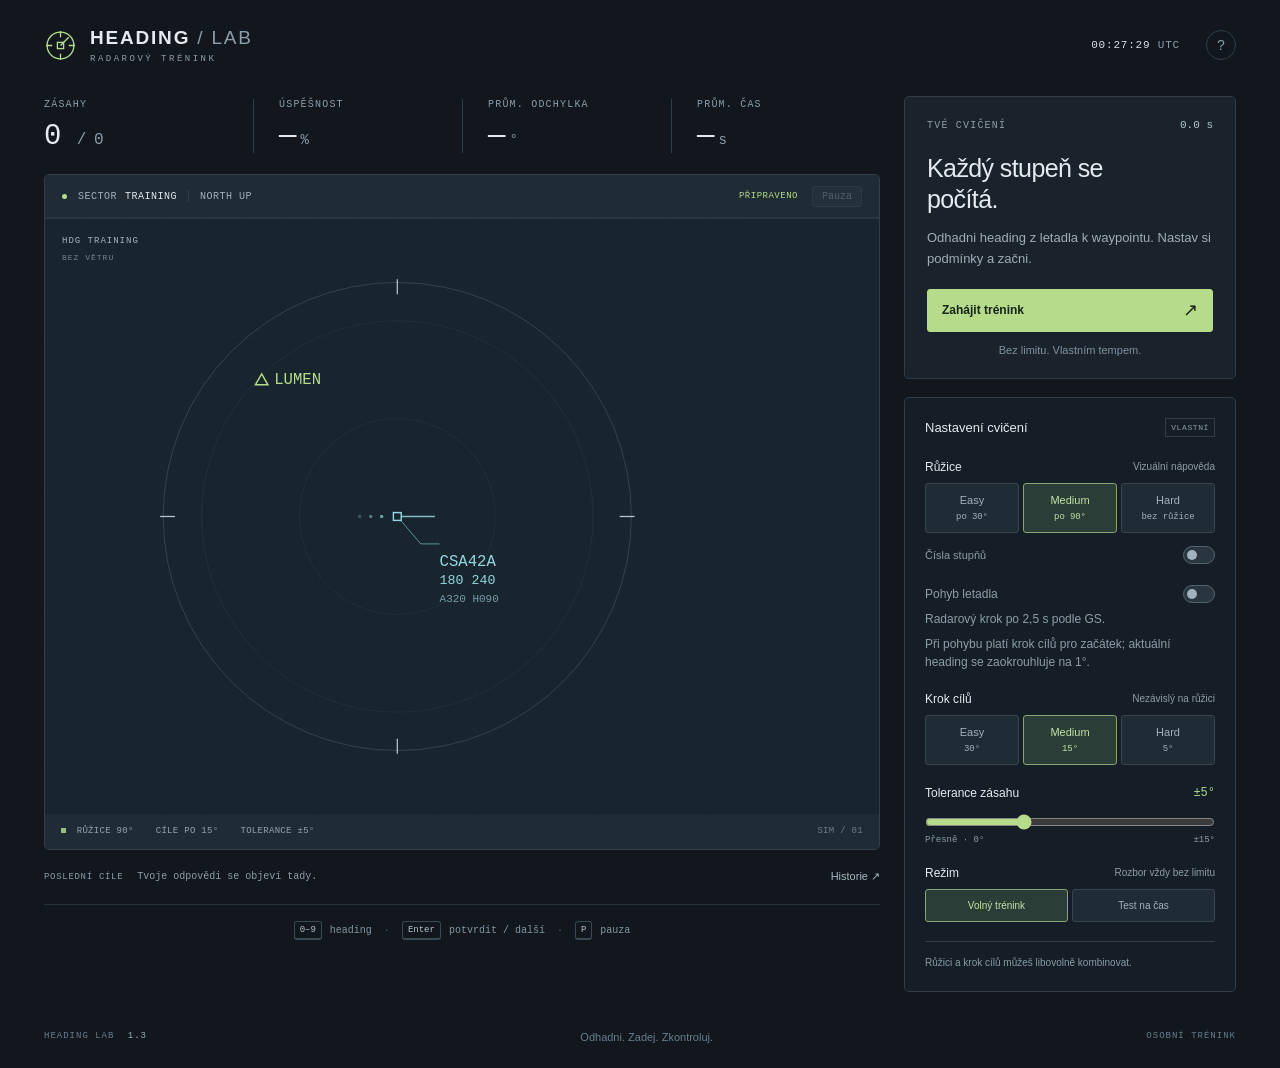
<file: index.html>
<!doctype html>
<html lang="cs">
<head>
  <meta charset="utf-8">
  <meta name="viewport" content="width=device-width, initial-scale=1">
  <meta name="theme-color" content="#131a20">
  <meta name="description" content="Osobní radarový trénink odhadu headingů. Nezávisle nastavitelná růžice, krok cílů a tolerance zásahu.">
  <title>Heading Lab — radarový trénink</title>
  <link rel="icon" href="./favicon.svg" type="image/svg+xml">
  <link rel="stylesheet" href="./styles.css?v=1.3">
  <script defer src="./engine.js?v=1.3"></script>
  <script defer src="./app.js?v=1.3"></script>
</head>
<body>
  <header class="app-header">
    <a class="brand" href="./" aria-label="Heading Lab — úvod">
      <svg viewBox="0 0 32 32" aria-hidden="true"><circle cx="16" cy="16" r="13"/><path d="M16 2v6M30 16h-6M16 30v-6M2 16h6M16 16l8-8"/><rect x="13" y="13" width="6" height="6"/></svg>
      <span>HEADING<span class="brand-light"> / LAB</span><small>RADAROVÝ TRÉNINK</small></span>
    </a>
    <div class="header-right"><span class="utc"><span id="utc">00:00:00</span> UTC</span><button class="icon-button" id="help-button" aria-label="Jak hrát" title="Jak hrát">?</button></div>
  </header>

  <main class="workspace">
    <section class="radar-column" aria-label="Radar a průběžné výsledky">
      <div class="metrics" aria-label="Statistiky cvičení">
        <div class="metric"><span>ZÁSAHY</span><strong id="hits">0 <em>/ 0</em></strong></div>
        <div class="metric"><span>ÚSPĚŠNOST</span><strong id="accuracy">—<small>%</small></strong></div>
        <div class="metric"><span>PRŮM. ODCHYLKA</span><strong id="mean-error">—<small>°</small></strong></div>
        <div class="metric"><span>PRŮM. ČAS</span><strong id="mean-time">—<small>s</small></strong></div>
      </div>

      <div class="radar-panel">
        <div class="radar-toolbar"><div class="scope-title"><span class="status-dot"></span> SECTOR <b>TRAINING</b><span class="toolbar-divider"></span><span>NORTH UP</span></div><div class="radar-actions"><span id="phase-badge">PŘIPRAVENO</span><button id="pause-button" class="small-button" disabled>Pauza</button></div></div>
        <div class="time-track"><div id="time-fill"></div></div>
        <div class="scope" id="scope">
          <div class="scope-note">HDG TRAINING<span>BEZ VĚTRU</span><span id="motion-indicator" hidden>RADAR 2,5 S · VNĚJŠÍ KRUH 10 NM</span></div>
          <svg id="radar" viewBox="0 0 900 760" role="img" aria-label="Radarový obraz. Letadlo a cílový waypoint.">
            <defs>
              <pattern id="radar-grid" width="50" height="50" patternUnits="userSpaceOnUse"><path d="M50 0H0V50" fill="none" stroke="#26333d" stroke-width=".6"/></pattern>
            </defs>
            <rect width="900" height="760" fill="url(#radar-grid)" opacity=".4"/>
            <g id="range-rings" fill="none" stroke="#34414a" stroke-width="1" opacity=".45"><circle cx="450" cy="380" r="125"/><circle cx="450" cy="380" r="250"/></g>
            <g id="rose"></g>
            <g id="solution"></g>
            <g id="waypoint"></g>
            <g id="aircraft"></g>
          </svg>
          <div class="scope-legend" id="scope-legend" hidden><span><i class="correct-line"></i>Správný heading</span><span id="user-legend"><i class="user-line"></i>Tvůj heading</span></div>
          <div class="pause-overlay" id="pause-overlay" hidden><span class="pause-symbol">Ⅱ</span><h2>Chvilka pauzy.</h2><p>Čas stojí. Pokračuj, až budeš chtít.</p><button class="primary" id="resume-button">Pokračovat v tréninku</button></div>
        </div>
        <div class="radar-footer"><span><i class="tiny-square"></i> <b id="config-rose">RŮŽICE 90°</b></span><span id="config-step">CÍLE PO 15°</span><span id="config-tolerance">TOLERANCE ±5°</span><span class="radar-footer-right">SIM / 01</span></div>
      </div>

      <div class="recent-bar"><span>POSLEDNÍ CÍLE</span><div id="recent-answers"><span class="muted">Tvoje odpovědi se objeví tady.</span></div><button class="text-button" id="history-button">Historie ↗</button></div>
      <p class="keyboard-note"><kbd>0–9</kbd> heading <span>·</span> <kbd>Enter</kbd> potvrdit / další <span>·</span> <kbd>P</kbd> pauza</p>
    </section>

    <aside class="control-column" aria-label="Ovládání a nastavení">
      <section class="command-panel">
        <div class="panel-eyebrow"><span id="round-label">TVÉ CVIČENÍ</span><span class="live-clock" id="round-clock">00.0 s</span></div>
        <h1 id="task-title">Každý stupeň se počítá.</h1>
        <p class="task-copy" id="task-copy">Odhadni heading z letadla k waypointu. Nastav si podmínky a začni.</p>
        <div id="answer-area" hidden>
          <label class="input-label" for="heading-input">ZADEJ HEADING</label>
          <div class="heading-field"><span>HDG</span><input id="heading-input" type="text" inputmode="numeric" pattern="[0-9]*" maxlength="3" autocomplete="off" spellcheck="false" placeholder="–––" aria-describedby="input-error" aria-label="Heading od 000 do 360 stupňů"><span class="degree">°</span></div>
          <div class="input-error" id="input-error" aria-live="polite"></div>
          <div class="keypad" id="keypad" aria-label="Číselná klávesnice">
            <button data-key="1">1</button><button data-key="2">2</button><button data-key="3">3</button><button data-key="4">4</button><button data-key="5">5</button><button data-key="6">6</button><button data-key="7">7</button><button data-key="8">8</button><button data-key="9">9</button><button data-key="clear" class="key-special" aria-label="Vymazat heading">CLR</button><button data-key="0">0</button><button data-key="backspace" class="key-special" aria-label="Smazat poslední číslici">⌫</button>
          </div>
        </div>
        <div class="feedback" id="feedback" role="status" hidden></div>
        <button class="primary main-action" id="main-action">Zahájit trénink <span>↗</span></button>
        <button class="text-button end-action" id="end-button" hidden>Ukončit cvičení</button>
        <p class="start-note" id="start-note">Bez limitu. Vlastním tempem.</p>
      </section>

      <section class="settings-panel">
        <div class="settings-heading"><h2>Nastavení cvičení</h2><span id="settings-status">VLASTNÍ</span></div>
        <fieldset id="settings-fields">
          <legend class="sr-only">Nastavení pro další cvičení</legend>
          <div class="setting"><div class="setting-label">Růžice <span>Vizuální nápověda</span></div><div class="segments" role="group" aria-label="Obtížnost růžice"><button data-setting="rose" data-value="30" aria-pressed="false">Easy<small>po 30°</small></button><button data-setting="rose" data-value="90" aria-pressed="true">Medium<small>po 90°</small></button><button data-setting="rose" data-value="0" aria-pressed="false">Hard<small>bez růžice</small></button></div><label class="rose-numbers-toggle"><span>Čísla stupňů</span><span class="switch-control"><input id="rose-numbers" type="checkbox" aria-label="Zobrazit čísla stupňů"><span class="switch-track" aria-hidden="true"></span></span></label></div>
          <div class="setting motion-setting"><label class="rose-numbers-toggle"><span>Pohyb letadla</span><span class="switch-control"><input id="moving-aircraft" type="checkbox" aria-label="Pohyb letadla"><span class="switch-track" aria-hidden="true"></span></span></label><p class="motion-note">Radarový krok po 2,5 s podle GS.</p><p class="motion-note">Při pohybu platí krok cílů pro začátek; aktuální heading se zaokrouhluje na 1°.</p></div>
          <div class="setting"><div class="setting-label">Krok cílů <span>Nezávislý na růžici</span></div><div class="segments" role="group" aria-label="Jemnost cílů"><button data-setting="step" data-value="30" aria-pressed="false">Easy<small>30°</small></button><button data-setting="step" data-value="15" aria-pressed="true">Medium<small>15°</small></button><button data-setting="step" data-value="5" aria-pressed="false">Hard<small>5°</small></button></div></div>
          <div class="setting tolerance-setting"><label class="setting-label" for="tolerance">Tolerance zásahu <output id="tolerance-output" for="tolerance">±5°</output></label><input id="tolerance" type="range" min="0" max="15" step="1" value="5"><div class="range-labels"><span>Přesně · 0°</span><span>±15°</span></div></div>
          <div class="setting"><div class="setting-label">Režim <span>Rozbor vždy bez limitu</span></div><div class="segments mode-segments" role="group" aria-label="Herní režim"><button data-setting="mode" data-value="practice" aria-pressed="true">Volný trénink</button><button data-setting="mode" data-value="timed" aria-pressed="false">Test na čas</button></div><div id="duration-setting" hidden><label for="duration">Čas na odpovídání</label><select id="duration"><option value="60">60 sekund</option><option value="120" selected>120 sekund</option><option value="180">180 sekund</option></select></div></div>
        </fieldset>
        <p class="settings-footnote" id="settings-note">Růžici a krok cílů můžeš libovolně kombinovat.</p>
      </section>
    </aside>
  </main>
  <footer class="app-footer"><span>HEADING LAB <b>1.3</b></span><span>Odhadni. Zadej. Zkontroluj.</span><span>OSOBNÍ TRÉNINK</span></footer>

  <dialog id="help-dialog" class="modal"><div class="modal-heading"><span class="panel-eyebrow">BRIEFING</span><button class="icon-button close-dialog" aria-label="Zavřít nápovědu">×</button></div><h2>Odhad headingu.<br>V radarovém prostředí.</h2><p>Na začátku je letadlo uprostřed, sever je nahoře. Tvým úkolem je určit heading od letadla k zelenému waypointu. Počítáme s bezvětřím: heading se shoduje se směrem k bodu.</p><ol><li>Nastav si zvlášť <b>růžici</b>, <b>krok cílů</b> a <b>toleranci</b>.</li><li>Zadej kurz <b>000–360°</b> a stiskni <b>Enter</b>. Sever můžeš zadat jako 000 i 360.</li><li>Porovnej zelenou spojnici s červeným směrem své odpovědi. Dalším Enterem pokračuj.</li></ol><p>Volba <b>Pohyb letadla</b> zapne radarové kroky po 2,5 s podle GS v labelu. Waypoint zůstává na místě, růžice sleduje letadlo. Krok cílů určuje výchozí směr; aktuální heading se při pohybu zaokrouhluje na celé stupně. Hodnotí se poloha z posledního zobrazeného radarového kroku při odeslání odpovědi. Pohyb se při pauze i rozboru zastaví.</p><p>V testu na čas ubíhá limit jen při odpovídání. Během rozboru, pauzy a po přepnutí do jiné karty se zastaví. Nezodpovězený cíl při vypršení času je chyba.</p><div class="help-colors"><span class="cyan">□ letadlo a jeho aktuální vektor</span><span class="green">△ cílový waypoint</span></div><p class="muted small-copy">Waypointy a letová data jsou cvičné. Vektor letadla znázorňuje jeho současný směr; hledáš nový heading k waypointu.</p></dialog>
  <dialog id="results-dialog" class="modal results-modal"><div class="modal-heading"><span class="panel-eyebrow" id="results-eyebrow">DEBRIEFING</span><button class="icon-button close-dialog" aria-label="Zavřít výsledky">×</button></div><h2 id="results-title">Hotovo pro dnešek.</h2><div id="results-content"></div></dialog>
</body>
</html>
</file>
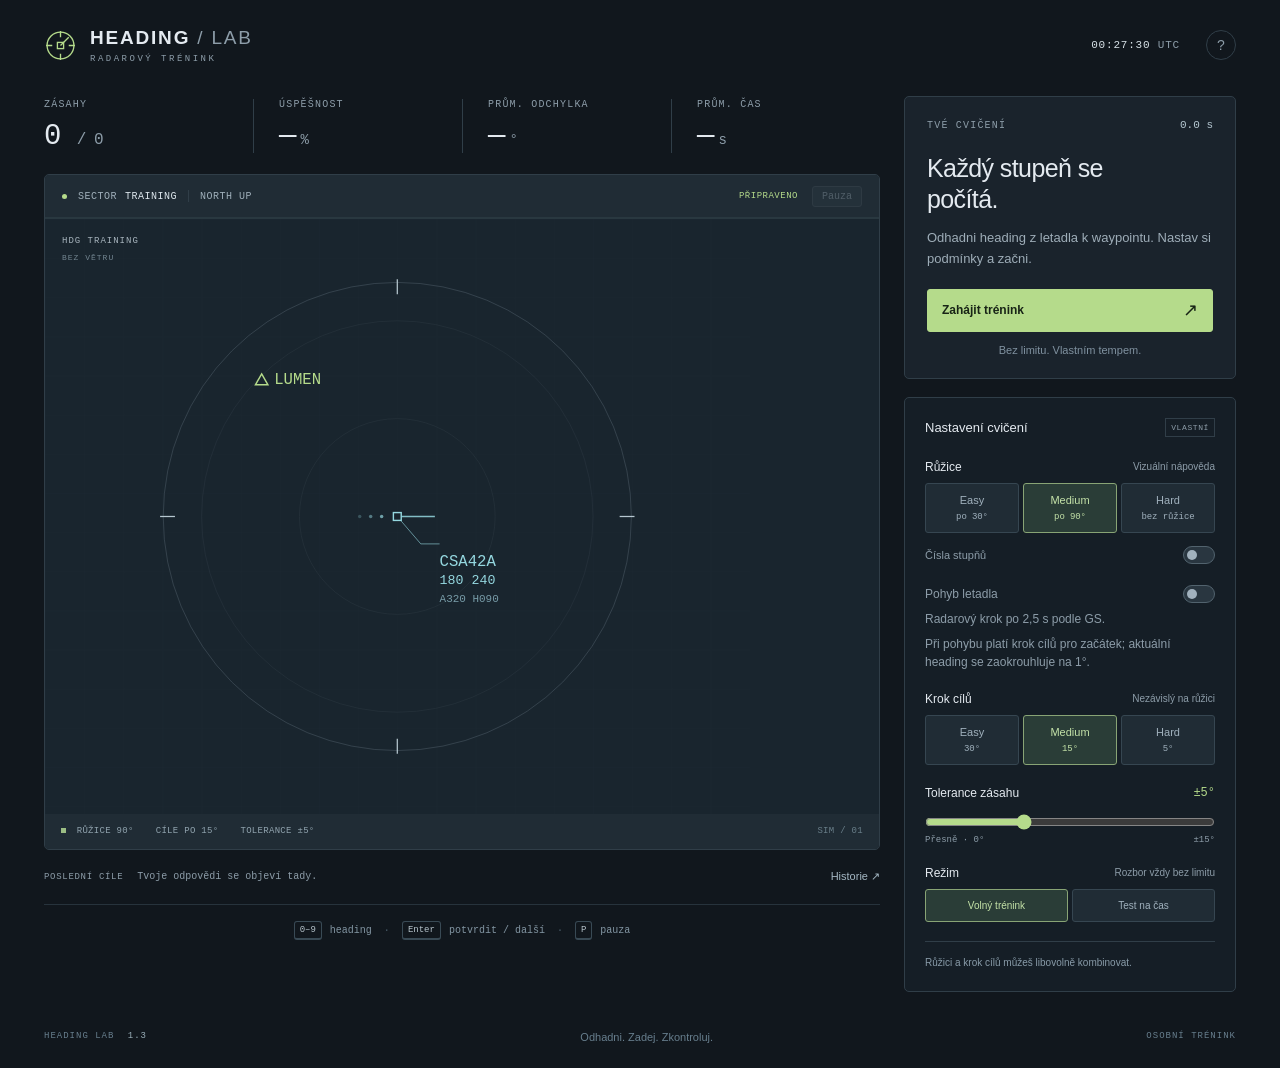
<file: Heading_Lab.html>
<!doctype html>
<html lang="cs">
<head>
  <meta charset="utf-8">
  <meta name="viewport" content="width=device-width, initial-scale=1">
  <meta name="theme-color" content="#131a20">
  <meta name="description" content="Osobní radarový trénink odhadu headingů. Nezávisle nastavitelná růžice, krok cílů a tolerance zásahu.">
  <title>Heading Lab — radarový trénink</title>
  <link rel="icon" href="[data-uri]" type="image/svg+xml">
  <style>
@charset "UTF-8";
:root{color-scheme:dark;--bg:#11171d;--panel:#1a232c;--panel-raised:#202c36;--radar:#19252e;--border:#303e48;--muted:#8d9da9;--text:#e4eaf0;--green:#b5db8b;--cyan:#95d8e0;--red:#fb8f91;--mono:"SFMono-Regular",Consolas,"Liberation Mono",monospace;--sans:Inter,-apple-system,BlinkMacSystemFont,"Segoe UI",sans-serif}
*{box-sizing:border-box}body{margin:0;background:var(--bg);color:var(--text);font-family:var(--sans);font-size:14px}button,input,select{font:inherit}button{cursor:pointer}button:disabled{cursor:default;opacity:.38}button,a,input,select{touch-action:manipulation}button{color:inherit}button:focus-visible,a:focus-visible,input:focus-visible,select:focus-visible{outline:2px solid var(--cyan);outline-offset:4px}button{transition:background .15s,border-color .15s}button:hover:not(:disabled){filter:brightness(1.12)}[hidden]{display:none!important}.app-header{height:90px;max-width:1560px;padding:0 44px;margin:auto;display:flex;align-items:center;justify-content:space-between}.brand{display:flex;gap:13px;align-items:center;text-decoration:none;color:var(--text);font-size:19px;font-weight:700;letter-spacing:1.8px}.brand>svg{width:33px;height:33px;stroke:var(--green);fill:none;stroke-width:1.3}.brand-light{font-weight:400;color:var(--muted)}.brand small{display:block;margin-top:5px;font-family:var(--mono);font-size:9px;letter-spacing:2.5px;color:var(--muted);font-weight:400}.header-right{display:flex;align-items:center;gap:26px}.utc{font:11px var(--mono);color:var(--muted);letter-spacing:.8px}.utc span{color:#d6e0e6}.icon-button{display:grid;place-items:center;background:transparent;border:1px solid var(--border);border-radius:50%;width:30px;height:30px;font-size:14px;color:var(--muted)}.workspace{display:grid;grid-template-columns:minmax(0,1fr) 332px;gap:24px;max-width:1560px;margin:auto;padding:6px 44px 0;align-items:start}.metrics{display:grid;grid-template-columns:repeat(4,1fr);margin:0 0 21px;padding:3px 0 0}.metric{padding-left:25px;border-left:1px solid var(--border)}.metric:first-child{padding-left:0;border:0}.metric>span{font:10px var(--mono);letter-spacing:1.2px;color:var(--muted);display:block;margin-bottom:10px}.metric strong{font:29px var(--mono);letter-spacing:-1px;font-weight:400}.metric strong em{font-size:16px;color:var(--muted);font-style:normal}.metric small{font-size:14px;color:var(--muted);margin-left:5px}.radar-panel{border:1px solid var(--border);border-radius:5px;overflow:hidden;background:var(--radar)}.radar-toolbar{display:flex;align-items:center;justify-content:space-between;gap:10px;min-height:42px;padding:7px 17px;background:#202c35;font:10px var(--mono);letter-spacing:.5px;color:#9fafba}.scope-title{display:flex;align-items:center;gap:8px}.scope-title b{color:#dce6ec;font-weight:400}.toolbar-divider{height:12px;width:1px;background:var(--border);margin:0 3px}.status-dot{width:5px;height:5px;background:var(--green);display:inline-block;border-radius:50%;margin-right:3px}.radar-actions{display:flex;align-items:center;gap:14px}#phase-badge{font-size:9px;color:var(--green)}.small-button{background:#2c3a44;border:1px solid #45535c;padding:4px 9px;border-radius:3px;font-size:10px;letter-spacing:0}.time-track{height:2px;background:#293840}.time-track>div{height:100%;background:var(--green);width:0;transition:width .1s linear}.time-track>div.warning{background:var(--red)}.scope{position:relative;aspect-ratio:900/760;max-height:calc(100vh - 305px);min-height:410px;overflow:hidden;background:var(--radar)}#radar{display:block;width:100%;height:100%}.scope-note{position:absolute;left:17px;top:17px;font:9px var(--mono);letter-spacing:1px;color:#a7b4bd;z-index:1}.scope-note span{display:block;color:#738691;margin-top:7px;font-size:8px}.scope-legend{position:absolute;bottom:17px;left:18px;display:flex;gap:20px;color:#b6c4cc;font:10px var(--mono)}.scope-legend span{display:flex;align-items:center;gap:7px}.scope-legend i{width:18px;display:inline-block}.correct-line{border-top:2px solid var(--green)}.user-line{border-top:2px dashed var(--red)}.radar-footer{min-height:35px;background:#202c35;display:flex;align-items:center;gap:22px;padding:8px 16px;color:#91a4af;font:9px var(--mono);letter-spacing:.3px}.radar-footer b{font-weight:400}.radar-footer-right{margin-left:auto;color:#697e89}.tiny-square{width:5px;height:5px;display:inline-block;background:#9bbd84;margin-right:5px}.recent-bar{display:flex;gap:14px;align-items:center;min-height:55px;border-bottom:1px solid #27333c;padding:9px 0;font:9px var(--mono);color:var(--muted);letter-spacing:.7px}.recent-bar>span{white-space:nowrap}.recent-bar>.text-button{margin-left:auto;flex-shrink:0;font-family:var(--sans);letter-spacing:0;font-size:11px}#recent-answers{display:flex;gap:6px;flex-wrap:wrap;align-items:center;min-width:0}.answer-chip{border:1px solid #3c5947;color:var(--green);padding:5px 6px;border-radius:3px;font-size:10px;letter-spacing:0}.answer-chip.miss{border-color:#654749;color:var(--red)}#recent-answers>.muted{font-size:10px;letter-spacing:0}.text-button{background:none;border:0;color:#a5b8c4;padding:4px 0}.keyboard-note{display:flex;align-items:center;justify-content:center;gap:8px;font:10px var(--mono);color:#8396a3;margin:16px 0}.keyboard-note>span{color:#4b5e6b;margin:0 4px}kbd{font:9px var(--mono);border:1px solid #394a55;border-bottom-width:2px;border-radius:3px;padding:3px 5px;color:#b6c3cb}.control-column{padding-top:0}.command-panel{background:var(--panel);border:1px solid var(--border);border-radius:5px;padding:22px}.panel-eyebrow{font:10px var(--mono);letter-spacing:1.2px;color:var(--muted);display:flex;justify-content:space-between;gap:10px;align-items:center}.live-clock{font-size:11px;color:#b5c7d1;letter-spacing:0}.command-panel h1{font-size:25px;font-weight:500;line-height:1.24;letter-spacing:-.6px;margin:22px 0 12px;max-width:240px}.task-copy{color:#9eadb8;font-size:13px;line-height:1.65;margin:0 0 19px}.task-copy b{color:var(--green);font-family:var(--mono);font-weight:500}.input-label{font:9px var(--mono);letter-spacing:1px;color:var(--muted);display:block;margin:17px 0 9px}.heading-field{display:flex;align-items:center;border:1px solid #536776;background:#121e27;border-radius:3px;min-height:77px;padding:7px 13px;color:#8198a8}.heading-field:focus-within{border-color:var(--cyan);box-shadow:0 0 0 1px #95d8e01a}.heading-field>span:first-child{font:11px var(--mono);letter-spacing:1px}.heading-field input{width:100%;min-width:0;appearance:none;background:transparent;border:0;color:var(--text);font:45px var(--mono);letter-spacing:5px;text-align:right;padding:0 8px 0 2px;outline:none}.heading-field input:focus-visible{outline:none}.heading-field input::placeholder{color:#506574;opacity:1}.degree{font:26px var(--mono);align-self:flex-start;margin-top:9px}.input-error{font-size:11px;color:var(--red);min-height:21px;padding-top:4px}.keypad{display:grid;grid-template-columns:repeat(3,1fr);gap:5px;margin-bottom:14px}.keypad button{height:40px;background:#25333e;border:1px solid #3b4c59;border-radius:3px;font:16px var(--mono);color:#d3e0e9}.keypad button:active{background:#3c5261}.keypad .key-special{color:#91a8b7;font-size:11px}.primary{border:1px solid var(--green);border-radius:3px;background:var(--green);color:#182416;font-size:12px;font-weight:650;min-height:43px;padding:11px 14px}.main-action{display:flex;width:100%;justify-content:space-between;align-items:center;gap:8px}.main-action span{font-size:18px;line-height:16px;font-weight:400}.start-note{text-align:center;color:#8092a0;font-size:11px;margin:12px 0 0}.end-action{display:block;margin:12px auto 0;font-size:11px;color:#91a3b0}.settings-panel{margin-top:18px;border:1px solid var(--border);border-radius:5px;background:#151e26;padding:20px}.settings-heading{display:flex;justify-content:space-between;align-items:center;margin-bottom:23px}.settings-heading h2{font-size:13px;font-weight:500;margin:0}.settings-heading>span{font:8px var(--mono);color:var(--muted);border:1px solid var(--border);padding:4px 5px;letter-spacing:.6px}fieldset{min-width:0;border:0;margin:0;padding:0}fieldset:disabled{opacity:.5}.setting{margin-bottom:21px}.setting:last-child{margin-bottom:0}.setting-label{display:flex;align-items:center;justify-content:space-between;gap:5px;font-size:12px;font-weight:500;margin-bottom:9px}.setting-label>span{font-size:10px;font-weight:400;color:var(--muted)}.segments{display:grid;grid-template-columns:repeat(3,1fr);gap:4px}.segments button{background:#202c35;border:1px solid #364651;border-radius:3px;padding:10px 3px;font-size:11px;color:#a0b1bd;font-weight:500}.segments button small{display:block;font:9px var(--mono);font-weight:400;margin-top:6px;letter-spacing:-.1px;white-space:nowrap}.segments button[aria-pressed=true]{background:#2a3d37;border-color:#88a475;color:#c4e2a8}.mode-segments{grid-template-columns:repeat(2,1fr)}.mode-segments button{padding:10px 4px;font-size:10px}.setting-label output{font:12px var(--mono);color:var(--green)}input[type=range]{accent-color:var(--green);width:100%;height:16px;margin:5px 0;cursor:pointer}.range-labels{display:flex;justify-content:space-between;font:9px var(--mono);color:var(--muted)}.settings-footnote{font-size:10px;line-height:1.6;color:#889ba8;margin:19px 0 0;border-top:1px solid var(--border);padding-top:13px}#duration-setting{display:flex;justify-content:space-between;align-items:center;margin-top:12px;font-size:10px;color:var(--muted)}select{border:1px solid #40515d;border-radius:3px;background:#202c35;color:var(--text);font-size:11px;padding:5px}.app-footer{max-width:1560px;margin:20px auto 0;padding:19px 44px 25px;display:flex;justify-content:space-between;font:9px var(--mono);letter-spacing:1px;color:#677e8d}.app-footer b{font-weight:400;color:#9aafb9;margin-left:7px}.app-footer>span:nth-child(2){font:11px var(--sans);letter-spacing:0}.feedback{background:#22372e;border:1px solid #456143;border-radius:3px;padding:14px;margin:18px 0 15px}.feedback.miss{background:#342a2e;border-color:#6c484e}.feedback-title{color:var(--green);display:flex;align-items:center;justify-content:space-between;font-size:13px;font-weight:500}.feedback.miss .feedback-title{color:var(--red)}.feedback-values{display:flex;gap:28px;margin-top:14px}.feedback-values span{color:#adbdb9;font:9px var(--mono);display:block}.feedback-values strong{font:24px var(--mono);display:block;color:#d7e6dc;font-weight:400;margin-top:5px}.feedback-values .wrong{color:var(--red)}.feedback-description{font-size:11px;line-height:1.5;color:#abbcaf;margin:12px 0 0}.feedback.miss .feedback-description{color:#c7b4b8}.pause-overlay{position:absolute;inset:0;background:#14212af2;backdrop-filter:blur(7px);z-index:3;display:flex;align-items:center;justify-content:center;flex-direction:column;text-align:center;padding:20px}.pause-overlay h2{font-size:24px;font-weight:400;margin:18px 0 0}.pause-overlay p{font-size:12px;color:var(--muted);margin:10px 0 23px}.pause-symbol{font:30px var(--mono);color:var(--green)}.muted{color:var(--muted)}.green{color:var(--green)}.cyan{color:var(--cyan)}.small-copy{font-size:11px!important}.sr-only{position:absolute;width:1px;height:1px;padding:0;margin:-1px;overflow:hidden;clip:rect(0,0,0,0);white-space:nowrap;border:0}.modal{color:var(--text);background:#1b2731;border:1px solid #4d606c;border-radius:6px;max-width:570px;width:calc(100% - 32px);padding:27px 30px;max-height:88vh;box-shadow:0 20px 100px #0005}.modal::backdrop{background:#071017bd;backdrop-filter:blur(4px)}.modal-heading{display:flex;align-items:center;justify-content:space-between}.modal h2{font-size:29px;font-weight:500;letter-spacing:-.7px;line-height:1.25;margin:20px 0}.modal p,.modal li{font-size:13px;line-height:1.8;color:#aebfc9}.modal b{color:#dfe8ee;font-weight:500}.modal ol{padding-left:21px}.modal li{padding-left:4px;margin-bottom:7px}.help-colors{display:flex;gap:15px;flex-wrap:wrap;font:10px var(--mono);padding:10px 0}.result-metrics{display:grid;grid-template-columns:repeat(2,1fr);gap:12px;margin:21px 0}.result-metric{border:1px solid var(--border);border-radius:4px;padding:17px}.result-metric>span{display:block;font:9px var(--mono);color:var(--muted);letter-spacing:.5px}.result-metric strong{display:block;font:28px var(--mono);margin-top:9px;font-weight:400}.result-metrics small{font-size:13px;color:var(--muted)}.results-config{font:10px var(--mono);color:#a0b5bf;line-height:1.8;margin-top:16px}.table-wrap{max-height:220px;overflow:auto;margin:20px 0}.result-table{width:100%;border-collapse:collapse;text-align:left;font:11px var(--mono)}.result-table th{position:sticky;top:0;background:#1b2731;font-weight:400;color:var(--muted);font-size:9px}.result-table td,.result-table th{padding:9px 5px;border-bottom:1px solid var(--border)}.result-table td:last-child,.result-table th:last-child{text-align:right}.result-table .hit{color:var(--green)}.result-table .miss{color:var(--red)}.results-modal .primary{width:100%;margin-top:5px}.history-row{border:1px solid var(--border);padding:16px;margin:11px 0;border-radius:4px}.history-row>div{display:flex;justify-content:space-between;gap:10px}.history-row strong{font:17px var(--mono);font-weight:400;color:var(--green)}.history-row p{font-size:10px;line-height:1.6;margin:8px 0 0}.history-row time{font:10px var(--mono);color:var(--muted)}
@media(min-width:1500px){.workspace{grid-template-columns:minmax(0,1fr) 350px;gap:30px}.command-panel{padding:25px}.keypad button{height:43px}.scope{max-height:760px;min-height:450px}.settings-panel{padding:22px}}
@media(max-width:1100px){.app-header{padding:0 25px;height:78px}.workspace{padding:5px 25px 0;gap:18px;grid-template-columns:minmax(0,1fr) 306px}.command-panel{padding:18px}.settings-panel{padding:17px}.metric{padding-left:14px}.metric>span{font-size:8px;letter-spacing:.5px}.metric strong{font-size:25px}.radar-toolbar{padding:8px 11px}.scope-title{gap:5px;font-size:8px}.radar-actions{gap:7px}.radar-footer{gap:12px;font-size:8px;padding:9px}.radar-footer-right{display:none}.scope{min-height:420px;max-height:none;aspect-ratio:1}.keyboard-note{gap:5px;font-size:9px;flex-wrap:wrap}.recent-bar{flex-wrap:wrap;gap:8px}.recent-bar>span{font-size:8px}.app-footer{padding:18px 25px}.scope-legend{gap:14px;font-size:9px}.metric strong em{font-size:13px}}
@media(max-width:780px){.workspace{grid-template-columns:1fr;padding:3px 17px 0;gap:17px}.app-header{height:76px;padding:0 18px}.brand{font-size:16px;letter-spacing:1px;gap:10px}.brand small{font-size:8px;letter-spacing:2px}.brand>svg{width:29px;height:29px}.utc{font-size:9px}.header-right{gap:14px}.metrics{margin-bottom:16px}.metric>span{font-size:8px}.metric strong{font-size:24px}.metric small{font-size:11px;margin-left:3px}.scope{min-height:0;aspect-ratio:900/760}.radar-footer{gap:15px}.scope-note{top:12px;left:12px;font-size:8px}.scope-note span{font-size:7px}.radar-toolbar{min-height:38px}.keyboard-note{display:none}.control-column{display:grid;grid-template-columns:minmax(0,1fr) minmax(0,1fr);gap:15px}.settings-panel{margin-top:0;padding:18px}.command-panel{padding:19px}.command-panel h1{font-size:23px;margin-top:17px}.setting-label{font-size:11px}.setting-label>span{font-size:9px}.segments button{font-size:10px}.app-footer>span:last-child{display:none}.app-footer{margin-top:8px;padding:19px 18px}.recent-bar{min-height:48px}.scope-legend{bottom:12px;left:12px}}
@media(max-width:560px){.workspace{padding:3px 12px 0}.app-header{padding:0 15px;height:73px}.utc{display:none}.metrics{margin:0 2px 16px}.metric{padding-left:11px}.metric>span{font-size:7px;letter-spacing:.2px;white-space:nowrap;margin-bottom:8px}.metric strong{font-size:22px}.metric strong em{font-size:12px}.metric small{font-size:10px}.scope-title{gap:4px}.scope-title .toolbar-divider,.scope-title>span:last-child{display:none}.scope-note{font-size:7px;letter-spacing:.5px}.scope-note span{font-size:6px}.radar-toolbar{min-height:36px;padding:7px 10px}.radar-actions{font-size:8px;gap:8px}.small-button{font-size:9px;padding:4px 7px}.radar-footer{font-size:7px;gap:12px;padding:8px 10px}.control-column{display:block}.settings-panel{margin-top:15px;padding:21px}.command-panel{padding:22px}.command-panel h1{max-width:none;font-size:24px;margin:18px 0 9px}.task-copy{margin-bottom:15px}.heading-field{min-height:70px}.heading-field input{font-size:43px;letter-spacing:7px}.keypad button{height:43px}.keypad{gap:6px}.setting-label{font-size:12px}.setting-label>span{font-size:10px}.segments button{font-size:12px;padding:12px 4px}.segments button small{font-size:10px}.mode-segments button{font-size:11px}.scope-legend{font-size:7px;gap:12px;bottom:10px}.scope-legend i{width:14px}.scope-legend span{gap:5px}.feedback-values{gap:45px}.app-footer{font-size:8px;padding:17px 15px;letter-spacing:.5px}.app-footer>span:nth-child(2){font-size:10px}.modal{padding:22px}.modal h2{font-size:25px}.result-table{font-size:10px}.result-table td,.result-table th{padding:9px 3px}.recent-bar{gap:8px}.answer-chip{padding:4px;font-size:9px}.recent-bar>span{font-size:7px}#recent-answers{gap:4px}.recent-bar .text-button{font-size:10px}#recent-answers>.muted{font-size:9px}.recent-bar>span{margin-right:0}.pause-overlay h2{font-size:21px}.pause-overlay p{font-size:10px}}
@media(max-width:560px){#rose text{font-size:25px}#waypoint text{font-size:25px}#aircraft text{font-size:23px}#aircraft text:nth-last-child(2){font-size:20px}#aircraft text:last-child{font-size:17px}}
.rose-numbers-toggle{display:flex;align-items:center;justify-content:space-between;margin-top:13px;color:var(--muted);font-size:11px;cursor:pointer}.switch-control{position:relative;display:inline-block;width:32px;height:18px;flex-shrink:0}.switch-control input{position:absolute;inset:0;width:100%;height:100%;opacity:0;cursor:pointer;margin:0;z-index:1}.switch-track{display:block;width:100%;height:100%;border:1px solid #52636e;border-radius:12px;background:#293640}.switch-track:after{content:"";position:absolute;top:4px;left:4px;width:10px;height:10px;border-radius:50%;background:#a1b1bd;transition:transform .15s}.switch-control input:checked+.switch-track{background:#3b5740;border-color:var(--green)}.switch-control input:checked+.switch-track:after{transform:translateX(14px);background:var(--green)}.switch-control input:focus-visible+.switch-track{outline:2px solid var(--cyan);outline-offset:4px}.rose-numbers-toggle:has(input:disabled){cursor:default}
.motion-setting .rose-numbers-toggle{font-size:12px}.motion-note{font-size:12px;color:var(--muted);line-height:1.5;margin:7px 0 0}
@media(prefers-reduced-motion:reduce){*{transition:none!important;scroll-behavior:auto!important}}

</style>
</head>
<body>
  <header class="app-header">
    <a class="brand" href="" aria-label="Heading Lab — úvod">
      <svg viewBox="0 0 32 32" aria-hidden="true"><circle cx="16" cy="16" r="13"/><path d="M16 2v6M30 16h-6M16 30v-6M2 16h6M16 16l8-8"/><rect x="13" y="13" width="6" height="6"/></svg>
      <span>HEADING<span class="brand-light"> / LAB</span><small>RADAROVÝ TRÉNINK</small></span>
    </a>
    <div class="header-right"><span class="utc"><span id="utc">00:00:00</span> UTC</span><button class="icon-button" id="help-button" aria-label="Jak hrát" title="Jak hrát">?</button></div>
  </header>

  <main class="workspace">
    <section class="radar-column" aria-label="Radar a průběžné výsledky">
      <div class="metrics" aria-label="Statistiky cvičení">
        <div class="metric"><span>ZÁSAHY</span><strong id="hits">0 <em>/ 0</em></strong></div>
        <div class="metric"><span>ÚSPĚŠNOST</span><strong id="accuracy">—<small>%</small></strong></div>
        <div class="metric"><span>PRŮM. ODCHYLKA</span><strong id="mean-error">—<small>°</small></strong></div>
        <div class="metric"><span>PRŮM. ČAS</span><strong id="mean-time">—<small>s</small></strong></div>
      </div>

      <div class="radar-panel">
        <div class="radar-toolbar"><div class="scope-title"><span class="status-dot"></span> SECTOR <b>TRAINING</b><span class="toolbar-divider"></span><span>NORTH UP</span></div><div class="radar-actions"><span id="phase-badge">PŘIPRAVENO</span><button id="pause-button" class="small-button" disabled>Pauza</button></div></div>
        <div class="time-track"><div id="time-fill"></div></div>
        <div class="scope" id="scope">
          <div class="scope-note">HDG TRAINING<span>BEZ VĚTRU</span><span id="motion-indicator" hidden>RADAR 2,5 S · VNĚJŠÍ KRUH 10 NM</span></div>
          <svg id="radar" viewBox="0 0 900 760" role="img" aria-label="Radarový obraz. Letadlo a cílový waypoint.">
            <defs>
              <pattern id="radar-grid" width="50" height="50" patternUnits="userSpaceOnUse"><path d="M50 0H0V50" fill="none" stroke="#26333d" stroke-width=".6"/></pattern>
            </defs>
            <rect width="900" height="760" fill="url(#radar-grid)" opacity=".4"/>
            <g id="range-rings" fill="none" stroke="#34414a" stroke-width="1" opacity=".45"><circle cx="450" cy="380" r="125"/><circle cx="450" cy="380" r="250"/></g>
            <g id="rose"></g>
            <g id="solution"></g>
            <g id="waypoint"></g>
            <g id="aircraft"></g>
          </svg>
          <div class="scope-legend" id="scope-legend" hidden><span><i class="correct-line"></i>Správný heading</span><span id="user-legend"><i class="user-line"></i>Tvůj heading</span></div>
          <div class="pause-overlay" id="pause-overlay" hidden><span class="pause-symbol">Ⅱ</span><h2>Chvilka pauzy.</h2><p>Čas stojí. Pokračuj, až budeš chtít.</p><button class="primary" id="resume-button">Pokračovat v tréninku</button></div>
        </div>
        <div class="radar-footer"><span><i class="tiny-square"></i> <b id="config-rose">RŮŽICE 90°</b></span><span id="config-step">CÍLE PO 15°</span><span id="config-tolerance">TOLERANCE ±5°</span><span class="radar-footer-right">SIM / 01</span></div>
      </div>

      <div class="recent-bar"><span>POSLEDNÍ CÍLE</span><div id="recent-answers"><span class="muted">Tvoje odpovědi se objeví tady.</span></div><button class="text-button" id="history-button">Historie ↗</button></div>
      <p class="keyboard-note"><kbd>0–9</kbd> heading <span>·</span> <kbd>Enter</kbd> potvrdit / další <span>·</span> <kbd>P</kbd> pauza</p>
    </section>

    <aside class="control-column" aria-label="Ovládání a nastavení">
      <section class="command-panel">
        <div class="panel-eyebrow"><span id="round-label">TVÉ CVIČENÍ</span><span class="live-clock" id="round-clock">00.0 s</span></div>
        <h1 id="task-title">Každý stupeň se počítá.</h1>
        <p class="task-copy" id="task-copy">Odhadni heading z letadla k waypointu. Nastav si podmínky a začni.</p>
        <div id="answer-area" hidden>
          <label class="input-label" for="heading-input">ZADEJ HEADING</label>
          <div class="heading-field"><span>HDG</span><input id="heading-input" type="text" inputmode="numeric" pattern="[0-9]*" maxlength="3" autocomplete="off" spellcheck="false" placeholder="–––" aria-describedby="input-error" aria-label="Heading od 000 do 360 stupňů"><span class="degree">°</span></div>
          <div class="input-error" id="input-error" aria-live="polite"></div>
          <div class="keypad" id="keypad" aria-label="Číselná klávesnice">
            <button data-key="1">1</button><button data-key="2">2</button><button data-key="3">3</button><button data-key="4">4</button><button data-key="5">5</button><button data-key="6">6</button><button data-key="7">7</button><button data-key="8">8</button><button data-key="9">9</button><button data-key="clear" class="key-special" aria-label="Vymazat heading">CLR</button><button data-key="0">0</button><button data-key="backspace" class="key-special" aria-label="Smazat poslední číslici">⌫</button>
          </div>
        </div>
        <div class="feedback" id="feedback" role="status" hidden></div>
        <button class="primary main-action" id="main-action">Zahájit trénink <span>↗</span></button>
        <button class="text-button end-action" id="end-button" hidden>Ukončit cvičení</button>
        <p class="start-note" id="start-note">Bez limitu. Vlastním tempem.</p>
      </section>

      <section class="settings-panel">
        <div class="settings-heading"><h2>Nastavení cvičení</h2><span id="settings-status">VLASTNÍ</span></div>
        <fieldset id="settings-fields">
          <legend class="sr-only">Nastavení pro další cvičení</legend>
          <div class="setting"><div class="setting-label">Růžice <span>Vizuální nápověda</span></div><div class="segments" role="group" aria-label="Obtížnost růžice"><button data-setting="rose" data-value="30" aria-pressed="false">Easy<small>po 30°</small></button><button data-setting="rose" data-value="90" aria-pressed="true">Medium<small>po 90°</small></button><button data-setting="rose" data-value="0" aria-pressed="false">Hard<small>bez růžice</small></button></div><label class="rose-numbers-toggle"><span>Čísla stupňů</span><span class="switch-control"><input id="rose-numbers" type="checkbox" aria-label="Zobrazit čísla stupňů"><span class="switch-track" aria-hidden="true"></span></span></label></div>
          <div class="setting motion-setting"><label class="rose-numbers-toggle"><span>Pohyb letadla</span><span class="switch-control"><input id="moving-aircraft" type="checkbox" aria-label="Pohyb letadla"><span class="switch-track" aria-hidden="true"></span></span></label><p class="motion-note">Radarový krok po 2,5 s podle GS.</p><p class="motion-note">Při pohybu platí krok cílů pro začátek; aktuální heading se zaokrouhluje na 1°.</p></div>
          <div class="setting"><div class="setting-label">Krok cílů <span>Nezávislý na růžici</span></div><div class="segments" role="group" aria-label="Jemnost cílů"><button data-setting="step" data-value="30" aria-pressed="false">Easy<small>30°</small></button><button data-setting="step" data-value="15" aria-pressed="true">Medium<small>15°</small></button><button data-setting="step" data-value="5" aria-pressed="false">Hard<small>5°</small></button></div></div>
          <div class="setting tolerance-setting"><label class="setting-label" for="tolerance">Tolerance zásahu <output id="tolerance-output" for="tolerance">±5°</output></label><input id="tolerance" type="range" min="0" max="15" step="1" value="5"><div class="range-labels"><span>Přesně · 0°</span><span>±15°</span></div></div>
          <div class="setting"><div class="setting-label">Režim <span>Rozbor vždy bez limitu</span></div><div class="segments mode-segments" role="group" aria-label="Herní režim"><button data-setting="mode" data-value="practice" aria-pressed="true">Volný trénink</button><button data-setting="mode" data-value="timed" aria-pressed="false">Test na čas</button></div><div id="duration-setting" hidden><label for="duration">Čas na odpovídání</label><select id="duration"><option value="60">60 sekund</option><option value="120" selected>120 sekund</option><option value="180">180 sekund</option></select></div></div>
        </fieldset>
        <p class="settings-footnote" id="settings-note">Růžici a krok cílů můžeš libovolně kombinovat.</p>
      </section>
    </aside>
  </main>
  <footer class="app-footer"><span>HEADING LAB <b>1.3</b></span><span>Odhadni. Zadej. Zkontroluj.</span><span>OSOBNÍ TRÉNINK</span></footer>

  <dialog id="help-dialog" class="modal"><div class="modal-heading"><span class="panel-eyebrow">BRIEFING</span><button class="icon-button close-dialog" aria-label="Zavřít nápovědu">×</button></div><h2>Odhad headingu.<br>V radarovém prostředí.</h2><p>Na začátku je letadlo uprostřed, sever je nahoře. Tvým úkolem je určit heading od letadla k zelenému waypointu. Počítáme s bezvětřím: heading se shoduje se směrem k bodu.</p><ol><li>Nastav si zvlášť <b>růžici</b>, <b>krok cílů</b> a <b>toleranci</b>.</li><li>Zadej kurz <b>000–360°</b> a stiskni <b>Enter</b>. Sever můžeš zadat jako 000 i 360.</li><li>Porovnej zelenou spojnici s červeným směrem své odpovědi. Dalším Enterem pokračuj.</li></ol><p>Volba <b>Pohyb letadla</b> zapne radarové kroky po 2,5 s podle GS v labelu. Waypoint zůstává na místě, růžice sleduje letadlo. Krok cílů určuje výchozí směr; aktuální heading se při pohybu zaokrouhluje na celé stupně. Hodnotí se poloha z posledního zobrazeného radarového kroku při odeslání odpovědi. Pohyb se při pauze i rozboru zastaví.</p><p>V testu na čas ubíhá limit jen při odpovídání. Během rozboru, pauzy a po přepnutí do jiné karty se zastaví. Nezodpovězený cíl při vypršení času je chyba.</p><div class="help-colors"><span class="cyan">□ letadlo a jeho aktuální vektor</span><span class="green">△ cílový waypoint</span></div><p class="muted small-copy">Waypointy a letová data jsou cvičné. Vektor letadla znázorňuje jeho současný směr; hledáš nový heading k waypointu.</p></dialog>
  <dialog id="results-dialog" class="modal results-modal"><div class="modal-heading"><span class="panel-eyebrow" id="results-eyebrow">DEBRIEFING</span><button class="icon-button close-dialog" aria-label="Zavřít výsledky">×</button></div><h2 id="results-title">Hotovo pro dnešek.</h2><div id="results-content"></div></dialog>
<script>
/* Heading math shared by the app and its Node tests. No browser dependencies. */
(function (root) {
  'use strict';
  const STEPS = [5, 15, 30];
  function normalize(value) { return ((value % 360) + 360) % 360; }
  function format(value) { return String(normalize(value) || 360).padStart(3, '0'); }
  function difference(answer, target) { return normalize(answer - target + 180) - 180; }
  function parse(value) {
    const raw = String(value).trim();
    if (!/^\d{1,3}$/.test(raw)) return null;
    const number = Number(raw);
    return number <= 360 ? normalize(number) : null;
  }
  function pickHeading(step, previous, rng = Math.random) {
    if (!STEPS.includes(step)) throw new RangeError('Unsupported target step');
    const values = Array.from({length: 360 / step}, (_, index) => index * step)
      .filter(value => value !== previous);
    return values[Math.min(values.length - 1, Math.max(0, Math.floor(rng() * values.length)))];
  }
  function point(heading, radius, center = {x: 450, y: 380}) {
    const angle = normalize(heading) * Math.PI / 180;
    return {x: center.x + radius * Math.sin(angle), y: center.y - radius * Math.cos(angle)};
  }
  function bearing(from, to) {
    return normalize(Math.atan2(to.x - from.x, from.y - to.y) * 180 / Math.PI);
  }
  function move(position, heading, groundSpeed, seconds, unitsPerNm = 25) {
    return point(heading, groundSpeed * seconds / 3600 * unitsPerNm, position);
  }
  function answerHeading(from, to) {
    return normalize(Math.round(bearing(from, to)));
  }
  function assess(answer, target, tolerance) {
    if (answer === null) return {answer: null, target, delta: null, error: null, hit: false};
    const delta = difference(answer, target);
    return {answer, target, delta, error: Math.abs(delta), hit: Math.abs(delta) <= tolerance};
  }
  function summarize(records) {
    const answered = records.filter(record => record.answer !== null);
    const total = records.length;
    const hits = records.filter(record => record.hit).length;
    return {
      total, hits,
      accuracy: total ? Math.round(hits / total * 100) : null,
      meanError: answered.length ? answered.reduce((sum, record) => sum + record.error, 0) / answered.length : null,
      meanTime: answered.length ? answered.reduce((sum, record) => sum + record.seconds, 0) / answered.length : null
    };
  }
  const api = {normalize, format, difference, parse, pickHeading, point, bearing, move, answerHeading, assess, summarize};
  root.HeadingMath = api;
  if (typeof module !== 'undefined' && module.exports) module.exports = api;
})(typeof globalThis !== 'undefined' ? globalThis : this);

</script>
<script>
/* Heading Lab: buildless, browser-local training. */
(() => {
  'use strict';
  const M = window.HeadingMath;
  const $ = id => document.getElementById(id);
  const NS = 'http://www.w3.org/2000/svg';
  const COLORS = {green: '#b5db8b', cyan: '#95d8e0', red: '#fb8f91', muted: '#9bb0bd'};
  const CENTER = {x: 450, y: 380};
  const DEFAULT = {rose: 90, showDegrees: false, moving: false, step: 15, tolerance: 5, mode: 'practice', duration: 120};
  const RADAR_INTERVAL = 2.5;
  const UNITS_PER_NM = 25;
  const STORAGE_SETTINGS = 'heading-lab.settings.v1';
  const STORAGE_HISTORY = 'heading-lab.history.v1';
  const FIXES = ['LUMEN', 'VEXOR', 'NOKTA', 'RAVIK', 'MAVEN', 'TOLIX', 'NERVO', 'BEXAL', 'ROMIK', 'KAVEN', 'VILOR', 'DOMEX'];
  const AIRCRAFT = [
    {call: 'CSA42A', type: 'A320', level: 180, speed: 240},
    {call: 'BAW73K', type: 'A319', level: 210, speed: 280},
    {call: 'DLH8TX', type: 'A320', level: 200, speed: 260},
    {call: 'LOT6CP', type: 'E190', level: 160, speed: 230},
    {call: 'TVS21M', type: 'B738', level: 190, speed: 250}
  ];
  let storageAvailable = true;
  function readStorage(key, fallback) {
    try { return JSON.parse(localStorage.getItem(key)) ?? fallback; }
    catch { storageAvailable = false; return fallback; }
  }
  function writeStorage(key, value) {
    try { localStorage.setItem(key, JSON.stringify(value)); }
    catch { storageAvailable = false; }
  }
  function validConfig(raw, fallbackShowDegrees = DEFAULT.showDegrees) {
    const source = raw && typeof raw === 'object' ? raw : {};
    return {
      rose: [0, 30, 90].includes(source.rose) ? source.rose : DEFAULT.rose,
      showDegrees: typeof source.showDegrees === 'boolean' ? source.showDegrees : fallbackShowDegrees,
      moving: source.moving === true,
      step: [5, 15, 30].includes(source.step) ? source.step : DEFAULT.step,
      tolerance: Number.isInteger(source.tolerance) && source.tolerance >= 0 && source.tolerance <= 15 ? source.tolerance : DEFAULT.tolerance,
      mode: source.mode === 'timed' ? 'timed' : 'practice',
      duration: [60, 120, 180].includes(source.duration) ? source.duration : DEFAULT.duration
    };
  }
  function validHistory(raw) {
    if (!Array.isArray(raw)) return [];
    return raw.filter(item => item && typeof item.date === 'string' && Number.isFinite(Date.parse(item.date)) && Array.isArray(item.records))
      .slice(0, 20).map(item => ({
        date: new Date(item.date).toISOString(), config: validConfig(item.config, true),
        records: item.records.filter(r => r && Number.isInteger(r.target) && r.target >= 0 && r.target < 360 &&
          (r.answer === null || (Number.isInteger(r.answer) && r.answer >= 0 && r.answer < 360)) && Number.isFinite(r.seconds) && r.seconds >= 0)
          .slice(0, 10000).map(r => ({...M.assess(r.answer, r.target, validConfig(item.config).tolerance), seconds: r.seconds}))
      })).filter(item => item.records.length);
  }
  let settings = validConfig(readStorage(STORAGE_SETTINGS, DEFAULT));
  let history = validHistory(readStorage(STORAGE_HISTORY, []));
  let activeConfig = {...settings};
  let phase = 'idle';
  let paused = false;
  let records = [];
  let target = 315;
  let radius = 245;
  let fixIndex = 0;
  let aircraft = {...AIRCRAFT[0], heading: 90};
  let aircraftPosition = {...CENTER};
  let waypointPosition = M.point(target, radius);
  let trackHistory = [];
  let radarElapsed = 0;
  let questionSeconds = 0;
  let remaining = settings.duration;
  let lastTick = performance.now();
  let expired = false;
  let latestResult = null;
  let sessionDate = null;

  const isActive = () => phase === 'aim' || phase === 'review';
  const currentConfig = () => isActive() ? activeConfig : settings;
  const decimal = value => value === null ? '—' : value.toLocaleString('cs-CZ', {minimumFractionDigits: 1, maximumFractionDigits: 1});
  const countText = value => `${value} ${value === 1 ? 'cíl' : value >= 2 && value <= 4 ? 'cíle' : 'cílů'}`;
  const escapeText = text => String(text).replace(/[&<>"']/g, character => ({'&': '&amp;', '<': '&lt;', '>': '&gt;', '"': '&quot;', "'": '&#39;'}[character]));

  function svgElement(name, attributes, text) {
    const element = document.createElementNS(NS, name);
    Object.entries(attributes || {}).forEach(([key, value]) => element.setAttribute(key, String(value)));
    if (text !== undefined) element.textContent = text;
    return element;
  }
  function line(parent, from, to, attributes = {}) {
    parent.append(svgElement('line', {x1: from.x, y1: from.y, x2: to.x, y2: to.y, ...attributes}));
  }
  function label(parent, position, text, attributes = {}) {
    parent.append(svgElement('text', {x: position.x, y: position.y, fill: COLORS.muted, 'font-family': 'Consolas, monospace', 'font-size': 19, 'text-anchor': 'middle', 'dominant-baseline': 'middle', ...attributes}, text));
  }
  function renderRose() {
    const parent = $('rose');
    parent.setAttribute('transform', `translate(${aircraftPosition.x - CENTER.x} ${aircraftPosition.y - CENTER.y})`);
    parent.replaceChildren();
    const step = currentConfig().rose;
    if (!step) return;
    parent.append(svgElement('circle', {cx: CENTER.x, cy: CENTER.y, r: 299, fill: 'none', stroke: '#70838f', 'stroke-width': 1, opacity: .4}));
    for (let heading = 0; heading < 360; heading += step) {
      const cardinal = heading % 90 === 0;
      line(parent, M.point(heading, cardinal ? 284 : 290), M.point(heading, 303), {stroke: cardinal ? '#b6c7d0' : '#8296a3', 'stroke-width': cardinal ? 1.6 : 1.2});
      if (currentConfig().showDegrees) label(parent, M.point(heading, 331), M.format(heading), {fill: cardinal ? '#bbcbd4' : '#8da3b0', 'font-size': cardinal ? 21 : 18});
    }
  }
  function renderAircraft() {
    const parent = $('aircraft');
    parent.replaceChildren();
    const p = waypointPosition;
    const side = p.x >= aircraftPosition.x ? -1 : 1;
    const vertical = p.y >= aircraftPosition.y ? -1 : 1;
    const anchor = side === 1 ? 'start' : 'end';
    const labelX = aircraftPosition.x + side * 54;
    const labelY = aircraftPosition.y + vertical * 58;
    if (currentConfig().moving) {
      trackHistory.forEach((ghost, index) => parent.append(svgElement('circle', {cx: ghost.x, cy: ghost.y, r: 2.2, fill: COLORS.cyan, opacity: .25 + index * .2})));
    } else {
      for (const r of [20, 34, 48]) {
        const ghost = M.point(aircraft.heading + 180, r, aircraftPosition);
        parent.append(svgElement('circle', {cx: ghost.x, cy: ghost.y, r: 2.2, fill: COLORS.cyan, opacity: 1 - r / 65}));
      }
    }
    line(parent, aircraftPosition, M.point(aircraft.heading, 48, aircraftPosition), {stroke: COLORS.cyan, 'stroke-width': 1.8, opacity: .85});
    parent.append(svgElement('path', {d: `M${aircraftPosition.x} ${aircraftPosition.y} L${aircraftPosition.x + side * 30} ${aircraftPosition.y + vertical * 35} H${labelX}`, fill: 'none', stroke: COLORS.cyan, 'stroke-width': 1.1, opacity: .7}));
    parent.append(svgElement('rect', {x: aircraftPosition.x - 5, y: aircraftPosition.y - 5, width: 10, height: 10, fill: '#19252e', stroke: COLORS.cyan, 'stroke-width': 1.8}));
    label(parent, {x: labelX, y: labelY}, aircraft.call, {fill: COLORS.cyan, 'text-anchor': anchor, 'font-size': 20});
    label(parent, {x: labelX, y: labelY + 24}, `${aircraft.level}  ${aircraft.speed}`, {fill: COLORS.cyan, 'text-anchor': anchor, 'font-size': 17});
    label(parent, {x: labelX, y: labelY + 47}, `${aircraft.type}  H${M.format(aircraft.heading)}`, {fill: '#779ba7', 'text-anchor': anchor, 'font-size': 14});
  }
  function renderWaypoint() {
    const parent = $('waypoint');
    const p = waypointPosition;
    parent.replaceChildren();
    parent.append(svgElement('path', {d: `M${p.x} ${p.y - 9} l8 14 h-16 Z`, fill: '#19252e', stroke: COLORS.green, 'stroke-width': 1.8}));
    const right = p.x < 700;
    label(parent, {x: p.x + (right ? 16 : -16), y: p.y - 1}, FIXES[fixIndex], {fill: COLORS.green, 'text-anchor': right ? 'start' : 'end', 'font-size': 20});
  }
  function renderSolution() {
    const parent = $('solution');
    parent.replaceChildren();
    $('scope-legend').hidden = phase !== 'review';
    if (phase !== 'review' || !latestResult) return;
    const result = latestResult;
    const actualBearing = M.bearing(aircraftPosition, waypointPosition);
    if (result.answer !== null) {
      const userPoint = M.point(result.answer, radius + 17, aircraftPosition);
      line(parent, aircraftPosition, userPoint, {stroke: COLORS.red, 'stroke-width': 2, 'stroke-dasharray': '8 6'});
      if (result.error >= 12) {
        const pos = M.point(result.answer, radius + 41, aircraftPosition);
        label(parent, pos, `${M.format(result.answer)}°`, {fill: COLORS.red, 'font-size': 17});
      }
      if (result.error > 0) {
        const start = M.point(actualBearing, 68, aircraftPosition);
        const end = M.point(result.answer, 68, aircraftPosition);
        const sweep = M.difference(result.answer, actualBearing) >= 0 ? 1 : 0;
        parent.append(svgElement('path', {d: `M${aircraftPosition.x} ${aircraftPosition.y} L${start.x} ${start.y} A68 68 0 0 ${sweep} ${end.x} ${end.y} Z`, fill: '#fb8f911c', stroke: 'none'}));
        parent.append(svgElement('path', {d: `M${start.x} ${start.y} A68 68 0 0 ${sweep} ${end.x} ${end.y}`, fill: 'none', stroke: COLORS.red, 'stroke-width': 1.2, opacity: .75}));
      }
    }
    line(parent, aircraftPosition, M.point(actualBearing, Math.max(0, radius - 12), aircraftPosition), {stroke: COLORS.green, 'stroke-width': 2});
    const labelPosition = M.point(actualBearing, radius * .69, aircraftPosition);
    label(parent, {x: labelPosition.x + 13, y: labelPosition.y - 13}, `${M.format(result.target)}°`, {fill: COLORS.green, 'font-size': 18, 'text-anchor': 'start', stroke: '#19252e', 'stroke-width': 5, 'paint-order': 'stroke fill'});
    $('user-legend').hidden = result.answer === null;
    $('user-legend').innerHTML = `<i class="user-line"></i>${result.error === 0 ? 'Tvůj heading · shodný' : 'Tvůj heading'}`;
  }
  function renderRadar() {
    renderRose(); renderSolution(); renderWaypoint(); renderAircraft();
    const cfg = currentConfig();
    $('range-rings').setAttribute('transform', `translate(${aircraftPosition.x - CENTER.x} ${aircraftPosition.y - CENTER.y})`);
    $('motion-indicator').hidden = !cfg.moving;
    // Only expand the viewport when needed, keeping the whole moving rose visible.
    const extent = cfg.rose ? 355 : 270;
    const left = Math.min(0, aircraftPosition.x - extent, waypointPosition.x - 100);
    const top = Math.min(0, aircraftPosition.y - extent, waypointPosition.y - 40);
    const right = Math.max(900, aircraftPosition.x + extent, waypointPosition.x + 100);
    const bottom = Math.max(760, aircraftPosition.y + extent, waypointPosition.y + 40);
    $('radar').setAttribute('viewBox', `${left} ${top} ${right - left} ${bottom - top}`);
    $('config-rose').textContent = cfg.rose ? `RŮŽICE ${cfg.rose}°` : 'BEZ RŮŽICE';
    $('config-step').textContent = `CÍLE PO ${cfg.step}°`;
    $('config-tolerance').textContent = `TOLERANCE ±${cfg.tolerance}°`;
  }

  function renderSettings() {
    document.querySelectorAll('[data-setting]').forEach(button => {
      const selected = String(settings[button.dataset.setting]) === button.dataset.value;
      button.setAttribute('aria-pressed', String(selected));
    });
    $('rose-numbers').checked = settings.showDegrees;
    $('moving-aircraft').checked = settings.moving;
    $('tolerance').value = settings.tolerance;
    $('tolerance-output').textContent = `±${settings.tolerance}°`;
    $('duration').value = settings.duration;
    $('duration-setting').hidden = settings.mode !== 'timed';
    $('settings-fields').disabled = isActive();
    $('settings-status').textContent = isActive() ? 'UZAMČENO' : 'VLASTNÍ';
    $('settings-note').textContent = isActive() ? 'Nastavení zůstává stejné po celé cvičení. Pro změnu cvičení ukonči.' : 'Růžici a krok cílů můžeš libovolně kombinovat.';
    $('start-note').textContent = settings.mode === 'practice' ? 'Bez limitu. Vlastním tempem.' : `${settings.duration} sekund odpovídání. Rozbor bez limitu.`;
  }
  function renderStats() {
    const summary = M.summarize(records);
    $('hits').innerHTML = `${summary.hits} <em>/ ${summary.total}</em>`;
    $('accuracy').innerHTML = `${summary.accuracy ?? '—'}<small>%</small>`;
    $('mean-error').innerHTML = `${decimal(summary.meanError)}<small>°</small>`;
    $('mean-time').innerHTML = `${decimal(summary.meanTime)}<small>s</small>`;
    const recent = records.slice(-6);
    $('recent-answers').innerHTML = recent.length ? recent.map(record => `<span class="answer-chip ${record.hit ? '' : 'miss'}" title="Správně ${M.format(record.target)}°, zadáno ${record.answer === null ? 'bez odpovědi' : M.format(record.answer) + '°'}, odchylka ${record.error === null ? '—' : record.error + '°'}">${record.hit ? '✓' : '×'} ${M.format(record.target)}</span>`).join('') : '<span class="muted">Tvoje odpovědi se objeví tady.</span>';
  }
  function renderClock() {
    const timed = isActive() && activeConfig.mode === 'timed';
    if (timed) {
      const display = Math.ceil(remaining);
      $('round-clock').textContent = `${String(Math.floor(display / 60)).padStart(2, '0')}:${String(display % 60).padStart(2, '0')}`;
    } else {
      $('round-clock').textContent = `${questionSeconds.toFixed(1)} s`;
    }
    $('time-fill').style.width = timed ? `${remaining / activeConfig.duration * 100}%` : '0%';
    $('time-fill').classList.toggle('warning', timed && remaining <= 15);
  }
  function feedbackHTML(result) {
    const exact = result.error === 0;
    const title = result.answer === null ? 'Čas vypršel' : exact ? 'Přesně na bod.' : result.hit ? 'V toleranci.' : 'Mimo toleranci.';
    const delta = result.error === null ? '—' : `${result.delta > 0 ? '+' : result.delta < 0 ? '−' : ''}${result.error}°`;
    const description = result.answer === null ? 'Tento cíl se počítá jako chyba. Zelená spojnice ukazuje správný směr.' : exact ? 'Tvůj heading se shoduje se správným směrem.' : `Tvůj heading je o ${result.error}° ${result.delta > 0 ? 'vpravo' : 'vlevo'} od správného směru.${result.error === 180 ? ' Je to opačný směr.' : ''}`;
    return `<div class="feedback-title"><span>${title}</span><span>${delta}</span></div><div class="feedback-values"><div><span>SPRÁVNĚ</span><strong>${M.format(result.target)}°</strong></div><div><span>TVŮJ HEADING</span><strong class="${exact ? '' : 'wrong'}">${result.answer === null ? '—' : M.format(result.answer) + '°'}</strong></div></div><p class="feedback-description">${description}</p>`;
  }
  function renderControls() {
    const active = isActive();
    const review = phase === 'review';
    $('phase-badge').textContent = paused ? 'PAUZA' : phase === 'aim' ? 'ODHAD HEADINGU' : review ? 'ROZBOR' : phase === 'finished' ? 'DOKONČENO' : 'PŘIPRAVENO';
    $('round-label').textContent = active ? `CÍL ${review ? records.length : records.length + 1} / ${activeConfig.mode === 'practice' ? 'TRÉNINK' : 'TEST'}` : phase === 'finished' ? 'DOKONČENÉ CVIČENÍ' : 'TVÉ CVIČENÍ';
    $('task-title').textContent = active ? `${aircraft.call} → ${FIXES[fixIndex]}` : phase === 'finished' ? 'Další cvičení?' : 'Každý stupeň se počítá.';
    $('task-copy').innerHTML = active ? review ? 'Porovnej oba směry. Pokračuj, až si odpověď projdeš.' : `Jaký heading přivede letadlo <b>${aircraft.call}</b> k waypointu <b>${FIXES[fixIndex]}</b>?` : phase === 'finished' ? 'Uprav si obtížnost, nebo zkus stejnou kombinaci ještě jednou.' : 'Odhadni heading z letadla k waypointu. Nastav si podmínky a začni.';
    $('answer-area').hidden = phase !== 'aim';
    $('heading-input').disabled = paused || phase !== 'aim';
    $('keypad').querySelectorAll('button').forEach(button => { button.disabled = paused || phase !== 'aim'; });
    $('feedback').hidden = !review;
    $('feedback').classList.toggle('miss', review && !latestResult?.hit);
    if (review) $('feedback').innerHTML = feedbackHTML(latestResult);
    $('main-action').innerHTML = phase === 'aim' ? 'Potvrdit heading <span>↵</span>' : review ? `${expired ? 'Zobrazit výsledky' : 'Další waypoint'} <span>↵</span>` : 'Zahájit trénink <span>↗</span>';
    $('main-action').disabled = paused;
    $('end-button').hidden = !active;
    $('start-note').hidden = active;
    $('pause-button').disabled = !active;
    $('pause-button').textContent = paused ? 'Pokračovat' : 'Pauza';
    $('pause-overlay').hidden = !paused;
    $('scope').setAttribute('aria-label', paused ? 'Cvičení pozastaveno' : 'Radarový obraz');
    renderSettings(); renderClock();
  }
  function focusInput() {
    if (matchMedia('(min-width: 781px)').matches && navigator.maxTouchPoints === 0) $('heading-input').focus({preventScroll: true});
  }
  function nextTarget() {
    target = M.pickHeading(activeConfig.step, target);
    radius = 211 + Math.random() * 43;
    fixIndex = (fixIndex + 1 + Math.floor(Math.random() * (FIXES.length - 1))) % FIXES.length;
    aircraft = {...AIRCRAFT[Math.floor(Math.random() * AIRCRAFT.length)], heading: Math.floor(Math.random() * 72) * 5};
    if (activeConfig.moving) {
      const crossingAngles = [45, 60, 75, 90, 105, 120, 135, -45, -60, -75, -90, -105, -120, -135];
      aircraft.heading = M.normalize(target + crossingAngles[Math.floor(Math.random() * crossingAngles.length)]);
    }
    aircraftPosition = {...CENTER};
    waypointPosition = M.point(target, radius);
    trackHistory = [];
    radarElapsed = 0;
    questionSeconds = 0;
    latestResult = null;
    phase = 'aim'; paused = false;
    lastTick = performance.now();
    $('heading-input').value = '';
    $('heading-input').removeAttribute('aria-invalid');
    $('input-error').textContent = '';
    renderRadar(); renderControls(); focusInput();
  }
  function startSession() {
    activeConfig = {...settings};
    records = [];
    sessionDate = new Date().toISOString();
    remaining = activeConfig.duration;
    expired = false;
    if ($('results-dialog').open) $('results-dialog').close();
    nextTarget(); renderStats();
  }
  function updateRadarPosition(elapsed, allowUpdate) {
    if (!activeConfig.moving) return;
    radarElapsed += elapsed;
    const steps = Math.floor((radarElapsed + 1e-9) / RADAR_INTERVAL);
    if (!allowUpdate || steps === 0) return;
    // Retain the last three actual returns, even after a delayed timer callback.
    for (let step = Math.max(0, steps - 3); step < steps; step++) {
      trackHistory.push(M.move(aircraftPosition, aircraft.heading, aircraft.speed, step * RADAR_INTERVAL, UNITS_PER_NM));
    }
    trackHistory = trackHistory.slice(-3);
    aircraftPosition = M.move(aircraftPosition, aircraft.heading, aircraft.speed, steps * RADAR_INTERVAL, UNITS_PER_NM);
    radarElapsed = Math.max(0, radarElapsed - steps * RADAR_INTERVAL);
    target = M.answerHeading(aircraftPosition, waypointPosition);
    radius = Math.hypot(waypointPosition.x - aircraftPosition.x, waypointPosition.y - aircraftPosition.y);
    renderRadar();
  }
  function tick(allowMotion = true) {
    const now = performance.now();
    if (phase === 'aim' && !paused) {
      const dt = Math.max(0, (now - lastTick) / 1000);
      const elapsed = activeConfig.mode === 'timed' ? Math.min(dt, remaining) : dt;
      questionSeconds += elapsed;
      const deadlineReached = activeConfig.mode === 'timed' && dt >= remaining;
      updateRadarPosition(elapsed, allowMotion && !deadlineReached);
      if (activeConfig.mode === 'timed') {
        remaining = Math.max(0, remaining - dt);
        if (remaining <= 0) {
          expired = true;
          grade(null);
        }
      }
    }
    lastTick = now;
    renderClock();
  }
  function grade(answer) {
    if (phase !== 'aim') return;
    const currentTarget = activeConfig.moving ? M.answerHeading(aircraftPosition, waypointPosition) : target;
    latestResult = {...M.assess(answer, currentTarget, activeConfig.tolerance), seconds: questionSeconds};
    records.push(latestResult);
    phase = 'review';
    if (answer !== null) $('heading-input').value = M.format(answer);
    renderStats(); renderRadar(); renderControls();
    if (matchMedia('(min-width: 781px)').matches) $('main-action').focus({preventScroll: true});
  }
  function submitAnswer() {
    // Grade the last displayed radar return, never an unseen scan at keypress time.
    tick(false);
    if (phase !== 'aim' || paused) return;
    const answer = M.parse($('heading-input').value);
    if (answer === null) {
      $('input-error').textContent = 'Zadej heading od 000 do 360.';
      $('heading-input').setAttribute('aria-invalid', 'true');
      focusInput(); return;
    }
    grade(answer);
  }
  function mainAction() {
    if (paused) return;
    if (phase === 'idle' || phase === 'finished') startSession();
    else if (phase === 'aim') submitAnswer();
    else if (expired) finishSession();
    else nextTarget();
  }
  function setPaused(value) {
    if (!isActive() || value === paused) return;
    tick(false);
    paused = value;
    lastTick = performance.now();
    renderControls();
    if (paused) $('resume-button').focus({preventScroll: true});
    else if (phase === 'aim') focusInput();
    else if (phase === 'review') $('main-action').focus({preventScroll: true});
  }
  function finishSession() {
    if (!isActive()) return;
    tick(false);
    const completed = {date: sessionDate, config: {...activeConfig}, records: [...records]};
    phase = 'finished'; paused = false;
    if (completed.records.length) {
      history.unshift(completed); history = history.slice(0, 20);
      writeStorage(STORAGE_HISTORY, history);
    }
    $('solution').replaceChildren();
    $('scope-legend').hidden = true;
    renderRose(); renderControls();
    showSession(completed);
  }
  function configDescription(cfg) {
    return `${cfg.rose ? 'Růžice ' + cfg.rose + '° ' + (cfg.showDegrees ? 's čísly' : 'bez čísel') : 'Bez růžice'} · ${cfg.moving ? 'počáteční cíle' : 'cíle'} po ${cfg.step}° · tolerance ±${cfg.tolerance}° · ${cfg.mode === 'timed' ? 'test ' + cfg.duration + ' s' : 'volný trénink'}${cfg.moving ? ' · pohyb 2,5 s' : ''}`;
  }
  function showSession(session) {
    const summary = M.summarize(session.records);
    $('results-eyebrow').textContent = 'DEBRIEFING';
    $('results-title').textContent = summary.total ? 'Každý cíl je zkušenost.' : 'Zatím bez odpovědí.';
    const rows = session.records.map((r, i) => `<tr><td>${i + 1}</td><td>${M.format(r.target)}°</td><td>${r.answer === null ? 'ČAS' : M.format(r.answer) + '°'}</td><td class="${r.hit ? 'hit' : 'miss'}">${r.error === null ? '—' : r.error + '°'}</td><td>${decimal(r.seconds)} s</td></tr>`).join('');
    $('results-content').innerHTML = `<div class="results-config">${configDescription(session.config)}</div><div class="result-metrics"><div class="result-metric"><span>ZÁSAHY</span><strong>${summary.hits}<small> / ${summary.total}</small></strong></div><div class="result-metric"><span>ÚSPĚŠNOST</span><strong>${summary.accuracy ?? '—'}<small> %</small></strong></div><div class="result-metric"><span>PRŮM. ODCHYLKA</span><strong>${decimal(summary.meanError)}<small> °</small></strong></div><div class="result-metric"><span>PRŮM. ČAS ODPOVĚDI</span><strong>${decimal(summary.meanTime)}<small> s</small></strong></div></div>${summary.total ? `<div class="table-wrap"><table class="result-table"><thead><tr><th>#</th><th>Správně</th><th>Zadáno</th><th>Odchylka</th><th>Čas</th></tr></thead><tbody>${rows}</tbody></table></div>` : '<p>Zahaj nové cvičení a zkus první waypoint.</p>'}<p class="small-copy muted">Průměrná odchylka a čas se počítají ze zadaných odpovědí. Vypršení času snižuje úspěšnost.</p><button class="primary" id="again-button">Nové cvičení ↗</button>`;
    if (isActive()) $('again-button').textContent = 'Zpět k tréninku';
    $('again-button').addEventListener('click', () => { $('results-dialog').close(); if (isActive()) return; startSession(); });
    if (!$('results-dialog').open) $('results-dialog').showModal();
  }
  function showHistory() {
    if (isActive() && !paused) setPaused(true);
    $('results-eyebrow').textContent = 'HISTORIE';
    $('results-title').textContent = 'Tvoje poslední cvičení.';
    $('results-content').innerHTML = history.length ? history.map((session, index) => {
      const summary = M.summarize(session.records);
      const date = new Date(session.date).toLocaleString('cs-CZ', {day: 'numeric', month: 'numeric', hour: '2-digit', minute: '2-digit'});
      return `<div class="history-row"><div><time>${escapeText(date)}</time><strong>${summary.accuracy}%</strong></div><p>${countText(summary.total)} · odchylka ${decimal(summary.meanError)}° · ${decimal(summary.meanTime)} s<br>${configDescription(session.config)}</p><button class="text-button" data-session="${index}">Zobrazit odpovědi ↗</button></div>`;
    }).join('') : `<p>${storageAvailable ? 'Po dokončení prvního cvičení tu najdeš jeho výsledky. Ukládá se posledních 20 cvičení v tomto prohlížeči.' : 'Ukládání historie není v tomto prohlížeči dostupné. Samotný trénink funguje dál.'}</p>`;
    document.querySelectorAll('[data-session]').forEach(button => button.addEventListener('click', () => showSession(history[Number(button.dataset.session)])));
    $('results-dialog').showModal();
  }

  function updateSettings(key, value) {
    if (isActive()) return;
    settings = validConfig({...settings, [key]: value});
    writeStorage(STORAGE_SETTINGS, settings);
    // Keep the ready-state example on the selected target grid as well.
    target = M.normalize(Math.round(target / settings.step) * settings.step);
    aircraftPosition = {...CENTER};
    waypointPosition = M.point(target, radius);
    trackHistory = [];
    radarElapsed = 0;
    renderSettings(); renderRadar();
  }
  document.querySelectorAll('[data-setting]').forEach(button => button.addEventListener('click', () => {
    const key = button.dataset.setting;
    updateSettings(key, key === 'mode' ? button.dataset.value : Number(button.dataset.value));
  }));
  $('rose-numbers').addEventListener('change', event => updateSettings('showDegrees', event.target.checked));
  $('moving-aircraft').addEventListener('change', event => updateSettings('moving', event.target.checked));
  $('tolerance').addEventListener('input', event => updateSettings('tolerance', Number(event.target.value)));
  $('duration').addEventListener('change', event => updateSettings('duration', Number(event.target.value)));
  $('heading-input').addEventListener('input', event => {
    event.target.value = event.target.value.replace(/[^0-9]/g, '').slice(0, 3);
    $('input-error').textContent = '';
    event.target.removeAttribute('aria-invalid');
  });
  function typeKey(key) {
    if (phase !== 'aim' || paused) return;
    const input = $('heading-input');
    if (key === 'clear') input.value = '';
    else if (key === 'backspace') input.value = input.value.slice(0, -1);
    else if (input.value.length < 3) input.value += key;
    $('input-error').textContent = '';
    input.removeAttribute('aria-invalid');
  }
  $('keypad').addEventListener('click', event => {
    const button = event.target.closest('[data-key]');
    if (button) typeKey(button.dataset.key);
  });
  $('main-action').addEventListener('click', mainAction);
  $('end-button').addEventListener('click', finishSession);
  $('pause-button').addEventListener('click', () => setPaused(!paused));
  $('resume-button').addEventListener('click', () => setPaused(false));
  $('history-button').addEventListener('click', showHistory);
  $('help-button').addEventListener('click', () => {
    if (isActive() && !paused) setPaused(true);
    $('help-dialog').showModal();
  });
  document.querySelectorAll('.close-dialog').forEach(button => button.addEventListener('click', () => button.closest('dialog').close()));
  document.querySelectorAll('dialog').forEach(dialog => dialog.addEventListener('click', event => {
    if (event.target === dialog) {
      const rect = dialog.getBoundingClientRect();
      if (event.clientX < rect.left || event.clientX > rect.right || event.clientY < rect.top || event.clientY > rect.bottom) dialog.close();
    }
  }));
  document.addEventListener('keydown', event => {
    if (event.ctrlKey || event.metaKey || event.altKey || document.querySelector('dialog[open]')) return;
    if (event.key.toLowerCase() === 'p' && isActive()) { event.preventDefault(); setPaused(!paused); return; }
    if (paused) return;
    const focused = event.target;
    const isHeading = focused === $('heading-input');
    const isFormControl = focused.matches('input, select, textarea');
    if (event.key === 'Enter' && (isHeading || focused === document.body || focused === $('main-action') || focused.closest('#keypad'))) {
      event.preventDefault(); if (!event.repeat) mainAction(); return;
    }
    if (phase === 'aim' && !isHeading && !isFormControl && /^\d$/.test(event.key)) { event.preventDefault(); typeKey(event.key); }
    if (phase === 'aim' && !isHeading && !isFormControl && event.key === 'Backspace') { event.preventDefault(); typeKey('backspace'); }
    if (phase === 'aim' && event.key === 'Escape') { event.preventDefault(); typeKey('clear'); }
  });
  document.addEventListener('visibilitychange', () => {
    if (document.hidden && phase === 'aim' && !paused) setPaused(true);
  });
  function updateUtc() { $('utc').textContent = new Date().toISOString().slice(11, 19); }
  renderSettings(); renderRadar(); renderStats(); renderControls(); updateUtc();
  setInterval(tick, 100);
  setInterval(updateUtc, 1000);
})();

</script>
</body>
</html>
</file>
<file: styles.css>
@charset "UTF-8";
:root{color-scheme:dark;--bg:#11171d;--panel:#1a232c;--panel-raised:#202c36;--radar:#19252e;--border:#303e48;--muted:#8d9da9;--text:#e4eaf0;--green:#b5db8b;--cyan:#95d8e0;--red:#fb8f91;--mono:"SFMono-Regular",Consolas,"Liberation Mono",monospace;--sans:Inter,-apple-system,BlinkMacSystemFont,"Segoe UI",sans-serif}
*{box-sizing:border-box}body{margin:0;background:var(--bg);color:var(--text);font-family:var(--sans);font-size:14px}button,input,select{font:inherit}button{cursor:pointer}button:disabled{cursor:default;opacity:.38}button,a,input,select{touch-action:manipulation}button{color:inherit}button:focus-visible,a:focus-visible,input:focus-visible,select:focus-visible{outline:2px solid var(--cyan);outline-offset:4px}button{transition:background .15s,border-color .15s}button:hover:not(:disabled){filter:brightness(1.12)}[hidden]{display:none!important}.app-header{height:90px;max-width:1560px;padding:0 44px;margin:auto;display:flex;align-items:center;justify-content:space-between}.brand{display:flex;gap:13px;align-items:center;text-decoration:none;color:var(--text);font-size:19px;font-weight:700;letter-spacing:1.8px}.brand>svg{width:33px;height:33px;stroke:var(--green);fill:none;stroke-width:1.3}.brand-light{font-weight:400;color:var(--muted)}.brand small{display:block;margin-top:5px;font-family:var(--mono);font-size:9px;letter-spacing:2.5px;color:var(--muted);font-weight:400}.header-right{display:flex;align-items:center;gap:26px}.utc{font:11px var(--mono);color:var(--muted);letter-spacing:.8px}.utc span{color:#d6e0e6}.icon-button{display:grid;place-items:center;background:transparent;border:1px solid var(--border);border-radius:50%;width:30px;height:30px;font-size:14px;color:var(--muted)}.workspace{display:grid;grid-template-columns:minmax(0,1fr) 332px;gap:24px;max-width:1560px;margin:auto;padding:6px 44px 0;align-items:start}.metrics{display:grid;grid-template-columns:repeat(4,1fr);margin:0 0 21px;padding:3px 0 0}.metric{padding-left:25px;border-left:1px solid var(--border)}.metric:first-child{padding-left:0;border:0}.metric>span{font:10px var(--mono);letter-spacing:1.2px;color:var(--muted);display:block;margin-bottom:10px}.metric strong{font:29px var(--mono);letter-spacing:-1px;font-weight:400}.metric strong em{font-size:16px;color:var(--muted);font-style:normal}.metric small{font-size:14px;color:var(--muted);margin-left:5px}.radar-panel{border:1px solid var(--border);border-radius:5px;overflow:hidden;background:var(--radar)}.radar-toolbar{display:flex;align-items:center;justify-content:space-between;gap:10px;min-height:42px;padding:7px 17px;background:#202c35;font:10px var(--mono);letter-spacing:.5px;color:#9fafba}.scope-title{display:flex;align-items:center;gap:8px}.scope-title b{color:#dce6ec;font-weight:400}.toolbar-divider{height:12px;width:1px;background:var(--border);margin:0 3px}.status-dot{width:5px;height:5px;background:var(--green);display:inline-block;border-radius:50%;margin-right:3px}.radar-actions{display:flex;align-items:center;gap:14px}#phase-badge{font-size:9px;color:var(--green)}.small-button{background:#2c3a44;border:1px solid #45535c;padding:4px 9px;border-radius:3px;font-size:10px;letter-spacing:0}.time-track{height:2px;background:#293840}.time-track>div{height:100%;background:var(--green);width:0;transition:width .1s linear}.time-track>div.warning{background:var(--red)}.scope{position:relative;aspect-ratio:900/760;max-height:calc(100vh - 305px);min-height:410px;overflow:hidden;background:var(--radar)}#radar{display:block;width:100%;height:100%}.scope-note{position:absolute;left:17px;top:17px;font:9px var(--mono);letter-spacing:1px;color:#a7b4bd;z-index:1}.scope-note span{display:block;color:#738691;margin-top:7px;font-size:8px}.scope-legend{position:absolute;bottom:17px;left:18px;display:flex;gap:20px;color:#b6c4cc;font:10px var(--mono)}.scope-legend span{display:flex;align-items:center;gap:7px}.scope-legend i{width:18px;display:inline-block}.correct-line{border-top:2px solid var(--green)}.user-line{border-top:2px dashed var(--red)}.radar-footer{min-height:35px;background:#202c35;display:flex;align-items:center;gap:22px;padding:8px 16px;color:#91a4af;font:9px var(--mono);letter-spacing:.3px}.radar-footer b{font-weight:400}.radar-footer-right{margin-left:auto;color:#697e89}.tiny-square{width:5px;height:5px;display:inline-block;background:#9bbd84;margin-right:5px}.recent-bar{display:flex;gap:14px;align-items:center;min-height:55px;border-bottom:1px solid #27333c;padding:9px 0;font:9px var(--mono);color:var(--muted);letter-spacing:.7px}.recent-bar>span{white-space:nowrap}.recent-bar>.text-button{margin-left:auto;flex-shrink:0;font-family:var(--sans);letter-spacing:0;font-size:11px}#recent-answers{display:flex;gap:6px;flex-wrap:wrap;align-items:center;min-width:0}.answer-chip{border:1px solid #3c5947;color:var(--green);padding:5px 6px;border-radius:3px;font-size:10px;letter-spacing:0}.answer-chip.miss{border-color:#654749;color:var(--red)}#recent-answers>.muted{font-size:10px;letter-spacing:0}.text-button{background:none;border:0;color:#a5b8c4;padding:4px 0}.keyboard-note{display:flex;align-items:center;justify-content:center;gap:8px;font:10px var(--mono);color:#8396a3;margin:16px 0}.keyboard-note>span{color:#4b5e6b;margin:0 4px}kbd{font:9px var(--mono);border:1px solid #394a55;border-bottom-width:2px;border-radius:3px;padding:3px 5px;color:#b6c3cb}.control-column{padding-top:0}.command-panel{background:var(--panel);border:1px solid var(--border);border-radius:5px;padding:22px}.panel-eyebrow{font:10px var(--mono);letter-spacing:1.2px;color:var(--muted);display:flex;justify-content:space-between;gap:10px;align-items:center}.live-clock{font-size:11px;color:#b5c7d1;letter-spacing:0}.command-panel h1{font-size:25px;font-weight:500;line-height:1.24;letter-spacing:-.6px;margin:22px 0 12px;max-width:240px}.task-copy{color:#9eadb8;font-size:13px;line-height:1.65;margin:0 0 19px}.task-copy b{color:var(--green);font-family:var(--mono);font-weight:500}.input-label{font:9px var(--mono);letter-spacing:1px;color:var(--muted);display:block;margin:17px 0 9px}.heading-field{display:flex;align-items:center;border:1px solid #536776;background:#121e27;border-radius:3px;min-height:77px;padding:7px 13px;color:#8198a8}.heading-field:focus-within{border-color:var(--cyan);box-shadow:0 0 0 1px #95d8e01a}.heading-field>span:first-child{font:11px var(--mono);letter-spacing:1px}.heading-field input{width:100%;min-width:0;appearance:none;background:transparent;border:0;color:var(--text);font:45px var(--mono);letter-spacing:5px;text-align:right;padding:0 8px 0 2px;outline:none}.heading-field input:focus-visible{outline:none}.heading-field input::placeholder{color:#506574;opacity:1}.degree{font:26px var(--mono);align-self:flex-start;margin-top:9px}.input-error{font-size:11px;color:var(--red);min-height:21px;padding-top:4px}.keypad{display:grid;grid-template-columns:repeat(3,1fr);gap:5px;margin-bottom:14px}.keypad button{height:40px;background:#25333e;border:1px solid #3b4c59;border-radius:3px;font:16px var(--mono);color:#d3e0e9}.keypad button:active{background:#3c5261}.keypad .key-special{color:#91a8b7;font-size:11px}.primary{border:1px solid var(--green);border-radius:3px;background:var(--green);color:#182416;font-size:12px;font-weight:650;min-height:43px;padding:11px 14px}.main-action{display:flex;width:100%;justify-content:space-between;align-items:center;gap:8px}.main-action span{font-size:18px;line-height:16px;font-weight:400}.start-note{text-align:center;color:#8092a0;font-size:11px;margin:12px 0 0}.end-action{display:block;margin:12px auto 0;font-size:11px;color:#91a3b0}.settings-panel{margin-top:18px;border:1px solid var(--border);border-radius:5px;background:#151e26;padding:20px}.settings-heading{display:flex;justify-content:space-between;align-items:center;margin-bottom:23px}.settings-heading h2{font-size:13px;font-weight:500;margin:0}.settings-heading>span{font:8px var(--mono);color:var(--muted);border:1px solid var(--border);padding:4px 5px;letter-spacing:.6px}fieldset{min-width:0;border:0;margin:0;padding:0}fieldset:disabled{opacity:.5}.setting{margin-bottom:21px}.setting:last-child{margin-bottom:0}.setting-label{display:flex;align-items:center;justify-content:space-between;gap:5px;font-size:12px;font-weight:500;margin-bottom:9px}.setting-label>span{font-size:10px;font-weight:400;color:var(--muted)}.segments{display:grid;grid-template-columns:repeat(3,1fr);gap:4px}.segments button{background:#202c35;border:1px solid #364651;border-radius:3px;padding:10px 3px;font-size:11px;color:#a0b1bd;font-weight:500}.segments button small{display:block;font:9px var(--mono);font-weight:400;margin-top:6px;letter-spacing:-.1px;white-space:nowrap}.segments button[aria-pressed=true]{background:#2a3d37;border-color:#88a475;color:#c4e2a8}.mode-segments{grid-template-columns:repeat(2,1fr)}.mode-segments button{padding:10px 4px;font-size:10px}.setting-label output{font:12px var(--mono);color:var(--green)}input[type=range]{accent-color:var(--green);width:100%;height:16px;margin:5px 0;cursor:pointer}.range-labels{display:flex;justify-content:space-between;font:9px var(--mono);color:var(--muted)}.settings-footnote{font-size:10px;line-height:1.6;color:#889ba8;margin:19px 0 0;border-top:1px solid var(--border);padding-top:13px}#duration-setting{display:flex;justify-content:space-between;align-items:center;margin-top:12px;font-size:10px;color:var(--muted)}select{border:1px solid #40515d;border-radius:3px;background:#202c35;color:var(--text);font-size:11px;padding:5px}.app-footer{max-width:1560px;margin:20px auto 0;padding:19px 44px 25px;display:flex;justify-content:space-between;font:9px var(--mono);letter-spacing:1px;color:#677e8d}.app-footer b{font-weight:400;color:#9aafb9;margin-left:7px}.app-footer>span:nth-child(2){font:11px var(--sans);letter-spacing:0}.feedback{background:#22372e;border:1px solid #456143;border-radius:3px;padding:14px;margin:18px 0 15px}.feedback.miss{background:#342a2e;border-color:#6c484e}.feedback-title{color:var(--green);display:flex;align-items:center;justify-content:space-between;font-size:13px;font-weight:500}.feedback.miss .feedback-title{color:var(--red)}.feedback-values{display:flex;gap:28px;margin-top:14px}.feedback-values span{color:#adbdb9;font:9px var(--mono);display:block}.feedback-values strong{font:24px var(--mono);display:block;color:#d7e6dc;font-weight:400;margin-top:5px}.feedback-values .wrong{color:var(--red)}.feedback-description{font-size:11px;line-height:1.5;color:#abbcaf;margin:12px 0 0}.feedback.miss .feedback-description{color:#c7b4b8}.pause-overlay{position:absolute;inset:0;background:#14212af2;backdrop-filter:blur(7px);z-index:3;display:flex;align-items:center;justify-content:center;flex-direction:column;text-align:center;padding:20px}.pause-overlay h2{font-size:24px;font-weight:400;margin:18px 0 0}.pause-overlay p{font-size:12px;color:var(--muted);margin:10px 0 23px}.pause-symbol{font:30px var(--mono);color:var(--green)}.muted{color:var(--muted)}.green{color:var(--green)}.cyan{color:var(--cyan)}.small-copy{font-size:11px!important}.sr-only{position:absolute;width:1px;height:1px;padding:0;margin:-1px;overflow:hidden;clip:rect(0,0,0,0);white-space:nowrap;border:0}.modal{color:var(--text);background:#1b2731;border:1px solid #4d606c;border-radius:6px;max-width:570px;width:calc(100% - 32px);padding:27px 30px;max-height:88vh;box-shadow:0 20px 100px #0005}.modal::backdrop{background:#071017bd;backdrop-filter:blur(4px)}.modal-heading{display:flex;align-items:center;justify-content:space-between}.modal h2{font-size:29px;font-weight:500;letter-spacing:-.7px;line-height:1.25;margin:20px 0}.modal p,.modal li{font-size:13px;line-height:1.8;color:#aebfc9}.modal b{color:#dfe8ee;font-weight:500}.modal ol{padding-left:21px}.modal li{padding-left:4px;margin-bottom:7px}.help-colors{display:flex;gap:15px;flex-wrap:wrap;font:10px var(--mono);padding:10px 0}.result-metrics{display:grid;grid-template-columns:repeat(2,1fr);gap:12px;margin:21px 0}.result-metric{border:1px solid var(--border);border-radius:4px;padding:17px}.result-metric>span{display:block;font:9px var(--mono);color:var(--muted);letter-spacing:.5px}.result-metric strong{display:block;font:28px var(--mono);margin-top:9px;font-weight:400}.result-metrics small{font-size:13px;color:var(--muted)}.results-config{font:10px var(--mono);color:#a0b5bf;line-height:1.8;margin-top:16px}.table-wrap{max-height:220px;overflow:auto;margin:20px 0}.result-table{width:100%;border-collapse:collapse;text-align:left;font:11px var(--mono)}.result-table th{position:sticky;top:0;background:#1b2731;font-weight:400;color:var(--muted);font-size:9px}.result-table td,.result-table th{padding:9px 5px;border-bottom:1px solid var(--border)}.result-table td:last-child,.result-table th:last-child{text-align:right}.result-table .hit{color:var(--green)}.result-table .miss{color:var(--red)}.results-modal .primary{width:100%;margin-top:5px}.history-row{border:1px solid var(--border);padding:16px;margin:11px 0;border-radius:4px}.history-row>div{display:flex;justify-content:space-between;gap:10px}.history-row strong{font:17px var(--mono);font-weight:400;color:var(--green)}.history-row p{font-size:10px;line-height:1.6;margin:8px 0 0}.history-row time{font:10px var(--mono);color:var(--muted)}
@media(min-width:1500px){.workspace{grid-template-columns:minmax(0,1fr) 350px;gap:30px}.command-panel{padding:25px}.keypad button{height:43px}.scope{max-height:760px;min-height:450px}.settings-panel{padding:22px}}
@media(max-width:1100px){.app-header{padding:0 25px;height:78px}.workspace{padding:5px 25px 0;gap:18px;grid-template-columns:minmax(0,1fr) 306px}.command-panel{padding:18px}.settings-panel{padding:17px}.metric{padding-left:14px}.metric>span{font-size:8px;letter-spacing:.5px}.metric strong{font-size:25px}.radar-toolbar{padding:8px 11px}.scope-title{gap:5px;font-size:8px}.radar-actions{gap:7px}.radar-footer{gap:12px;font-size:8px;padding:9px}.radar-footer-right{display:none}.scope{min-height:420px;max-height:none;aspect-ratio:1}.keyboard-note{gap:5px;font-size:9px;flex-wrap:wrap}.recent-bar{flex-wrap:wrap;gap:8px}.recent-bar>span{font-size:8px}.app-footer{padding:18px 25px}.scope-legend{gap:14px;font-size:9px}.metric strong em{font-size:13px}}
@media(max-width:780px){.workspace{grid-template-columns:1fr;padding:3px 17px 0;gap:17px}.app-header{height:76px;padding:0 18px}.brand{font-size:16px;letter-spacing:1px;gap:10px}.brand small{font-size:8px;letter-spacing:2px}.brand>svg{width:29px;height:29px}.utc{font-size:9px}.header-right{gap:14px}.metrics{margin-bottom:16px}.metric>span{font-size:8px}.metric strong{font-size:24px}.metric small{font-size:11px;margin-left:3px}.scope{min-height:0;aspect-ratio:900/760}.radar-footer{gap:15px}.scope-note{top:12px;left:12px;font-size:8px}.scope-note span{font-size:7px}.radar-toolbar{min-height:38px}.keyboard-note{display:none}.control-column{display:grid;grid-template-columns:minmax(0,1fr) minmax(0,1fr);gap:15px}.settings-panel{margin-top:0;padding:18px}.command-panel{padding:19px}.command-panel h1{font-size:23px;margin-top:17px}.setting-label{font-size:11px}.setting-label>span{font-size:9px}.segments button{font-size:10px}.app-footer>span:last-child{display:none}.app-footer{margin-top:8px;padding:19px 18px}.recent-bar{min-height:48px}.scope-legend{bottom:12px;left:12px}}
@media(max-width:560px){.workspace{padding:3px 12px 0}.app-header{padding:0 15px;height:73px}.utc{display:none}.metrics{margin:0 2px 16px}.metric{padding-left:11px}.metric>span{font-size:7px;letter-spacing:.2px;white-space:nowrap;margin-bottom:8px}.metric strong{font-size:22px}.metric strong em{font-size:12px}.metric small{font-size:10px}.scope-title{gap:4px}.scope-title .toolbar-divider,.scope-title>span:last-child{display:none}.scope-note{font-size:7px;letter-spacing:.5px}.scope-note span{font-size:6px}.radar-toolbar{min-height:36px;padding:7px 10px}.radar-actions{font-size:8px;gap:8px}.small-button{font-size:9px;padding:4px 7px}.radar-footer{font-size:7px;gap:12px;padding:8px 10px}.control-column{display:block}.settings-panel{margin-top:15px;padding:21px}.command-panel{padding:22px}.command-panel h1{max-width:none;font-size:24px;margin:18px 0 9px}.task-copy{margin-bottom:15px}.heading-field{min-height:70px}.heading-field input{font-size:43px;letter-spacing:7px}.keypad button{height:43px}.keypad{gap:6px}.setting-label{font-size:12px}.setting-label>span{font-size:10px}.segments button{font-size:12px;padding:12px 4px}.segments button small{font-size:10px}.mode-segments button{font-size:11px}.scope-legend{font-size:7px;gap:12px;bottom:10px}.scope-legend i{width:14px}.scope-legend span{gap:5px}.feedback-values{gap:45px}.app-footer{font-size:8px;padding:17px 15px;letter-spacing:.5px}.app-footer>span:nth-child(2){font-size:10px}.modal{padding:22px}.modal h2{font-size:25px}.result-table{font-size:10px}.result-table td,.result-table th{padding:9px 3px}.recent-bar{gap:8px}.answer-chip{padding:4px;font-size:9px}.recent-bar>span{font-size:7px}#recent-answers{gap:4px}.recent-bar .text-button{font-size:10px}#recent-answers>.muted{font-size:9px}.recent-bar>span{margin-right:0}.pause-overlay h2{font-size:21px}.pause-overlay p{font-size:10px}}
@media(max-width:560px){#rose text{font-size:25px}#waypoint text{font-size:25px}#aircraft text{font-size:23px}#aircraft text:nth-last-child(2){font-size:20px}#aircraft text:last-child{font-size:17px}}
.rose-numbers-toggle{display:flex;align-items:center;justify-content:space-between;margin-top:13px;color:var(--muted);font-size:11px;cursor:pointer}.switch-control{position:relative;display:inline-block;width:32px;height:18px;flex-shrink:0}.switch-control input{position:absolute;inset:0;width:100%;height:100%;opacity:0;cursor:pointer;margin:0;z-index:1}.switch-track{display:block;width:100%;height:100%;border:1px solid #52636e;border-radius:12px;background:#293640}.switch-track:after{content:"";position:absolute;top:4px;left:4px;width:10px;height:10px;border-radius:50%;background:#a1b1bd;transition:transform .15s}.switch-control input:checked+.switch-track{background:#3b5740;border-color:var(--green)}.switch-control input:checked+.switch-track:after{transform:translateX(14px);background:var(--green)}.switch-control input:focus-visible+.switch-track{outline:2px solid var(--cyan);outline-offset:4px}.rose-numbers-toggle:has(input:disabled){cursor:default}
.motion-setting .rose-numbers-toggle{font-size:12px}.motion-note{font-size:12px;color:var(--muted);line-height:1.5;margin:7px 0 0}
@media(prefers-reduced-motion:reduce){*{transition:none!important;scroll-behavior:auto!important}}
</file>
